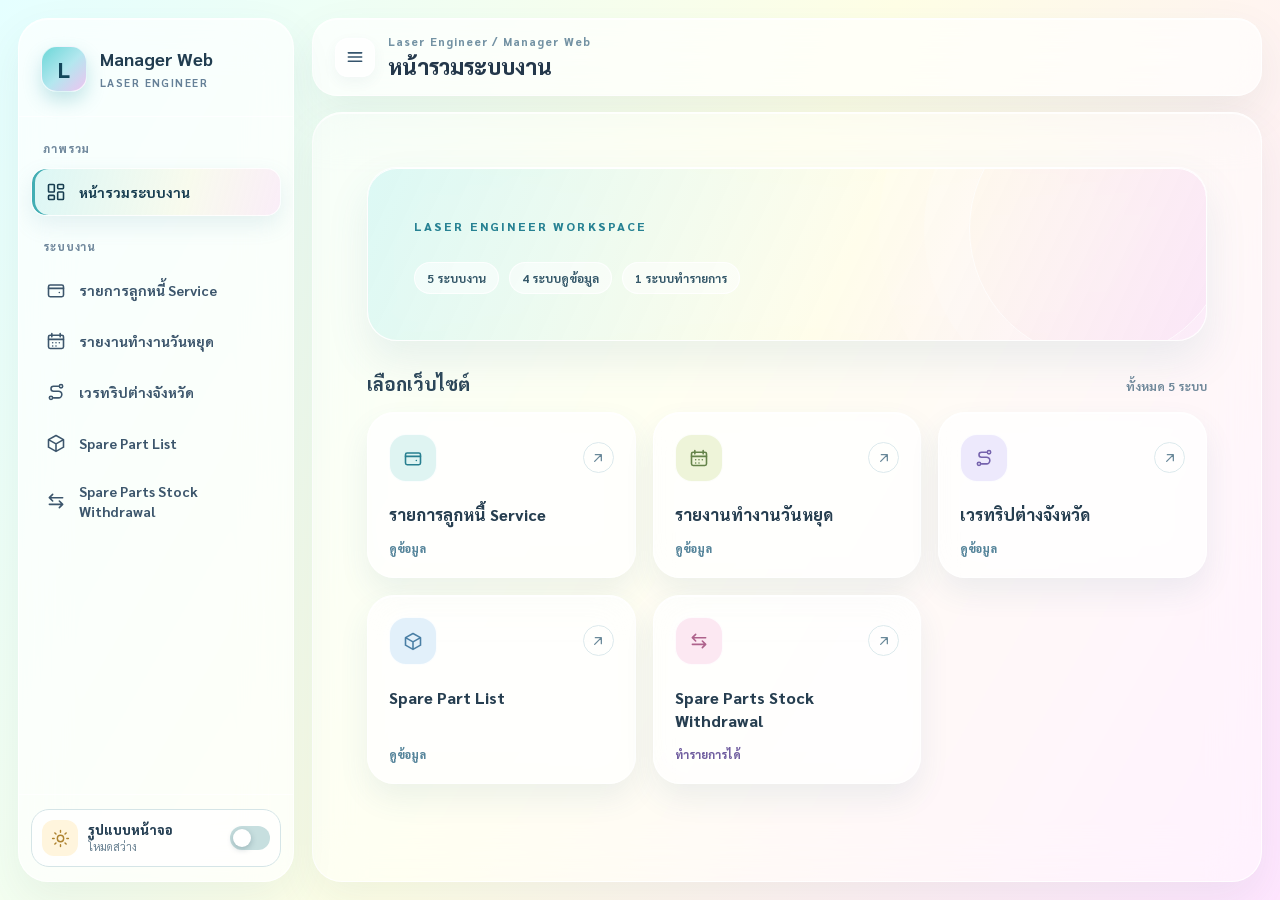
<file: index.html>
<!doctype html>
<html lang="th">
<head>
  <meta charset="utf-8">
  <meta name="viewport" content="width=device-width, initial-scale=1">
  <meta name="theme-color" content="#e5ffff">
  <script>try { document.documentElement.dataset.theme = localStorage.getItem('manager-web-theme') === 'dark' ? 'dark' : 'light'; } catch (_) { document.documentElement.dataset.theme = 'light'; }</script>
  <title>Manager Web | Laser Engineer</title>
  <link rel="preconnect" href="https://fonts.googleapis.com">
  <link rel="preconnect" href="https://fonts.gstatic.com" crossorigin>
  <link rel="preconnect" href="https://docs.google.com">
  <link rel="preconnect" href="https://script.google.com">
  <link rel="preconnect" href="https://script.googleusercontent.com">
  <link href="https://fonts.googleapis.com/css2?family=Noto+Sans+Thai:wght@400;500;600;700;800&family=Sarabun:wght@400;500;600;700;800&display=swap" rel="stylesheet">
  <link rel="stylesheet" href="hub.css">
</head>
<body>
  <div class="app" id="app">
    <aside class="sidebar" id="sidebar" aria-label="เมนูเว็บ">
      <div class="brand"><div class="brand-mark" aria-hidden="true">L</div><div><strong>Manager Web</strong><small>LASER ENGINEER</small></div></div>
      <nav class="nav" id="nav" aria-label="เลือกเว็บไซต์"></nav>
      <div class="sidebar-bottom">
        <button class="theme-toggle" id="themeToggle" type="button" aria-pressed="false">
          <span class="theme-icon" aria-hidden="true"><svg class="theme-sun" viewBox="0 0 24 24"><circle cx="12" cy="12" r="4"/><path d="M12 2v2M12 20v2M4.9 4.9l1.4 1.4M17.7 17.7l1.4 1.4M2 12h2M20 12h2M4.9 19.1l1.4-1.4M17.7 6.3l1.4-1.4"/></svg><svg class="theme-moon" viewBox="0 0 24 24"><path d="M20 15.4A8 8 0 0 1 8.6 4 8.2 8.2 0 1 0 20 15.4z"/></svg></span>
          <span class="theme-copy"><strong>รูปแบบหน้าจอ</strong><small id="themeToggleLabel">โหมดสว่าง</small></span>
          <span class="theme-switch" aria-hidden="true"><i></i></span>
        </button>
      </div>
    </aside>
    <button class="scrim" id="scrim" type="button" aria-label="ปิดเมนู"></button>
    <main class="main">
      <header class="topbar">
        <button class="menu-toggle" id="menuToggle" type="button" aria-label="ปิดเมนู" aria-controls="sidebar" aria-expanded="true"><svg viewBox="0 0 24 24" aria-hidden="true"><path d="M4 7h16M4 12h16M4 17h16"/></svg></button>
        <div class="heading"><span class="eyebrow">Laser Engineer / Manager Web</span><h1 id="pageTitle">หน้ารวมระบบงาน</h1></div>
        <a class="top-action" id="openFull" href="#" target="_blank" rel="noopener" hidden aria-label="เปิดหน้านี้ในแท็บใหม่"><svg viewBox="0 0 24 24" aria-hidden="true"><path d="M13 5h6v6M19 5l-9 9"/><path d="M19 13v5a1 1 0 0 1-1 1H6a1 1 0 0 1-1-1V6a1 1 0 0 1 1-1h5"/></svg><span class="action-text">เปิดเต็มหน้า</span></a>
      </header>
      <div class="content">
        <section class="home" id="home"><div class="home-inner"><div class="intro"><span class="kicker">LASER ENGINEER WORKSPACE</span><div class="summary" aria-label="ภาพรวมระบบ"><span>5 ระบบงาน</span><span>4 ระบบดูข้อมูล</span><span>1 ระบบทำรายการ</span></div></div><div class="section-heading"><h2 class="section-title">เลือกเว็บไซต์</h2><span class="section-count">ทั้งหมด 5 ระบบ</span></div><div class="cards" id="cards"></div></div></section>
        <iframe class="viewer" id="viewer" title="เว็บไซต์ที่เลือก" hidden></iframe>
      </div>
    </main>
  </div>
  <script>
    const sites = [
      { id: 'debtors', name: 'รายการลูกหนี้ Service', icon: 'wallet', folder: 'รายการลูกหนี้ Service' },
      { id: 'holiday', name: 'รายงานทำงานวันหยุด', icon: 'calendar', folder: 'รายงานทำงานวันหยุด' },
      { id: 'trips', name: 'เวรทริปต่างจังหวัด', icon: 'route', folder: 'เวรทริปต่างจังหวัด' },
      { id: 'parts', name: 'Spare Part List', icon: 'package', folder: 'Spare Part List' },
      { id: 'withdrawal', name: 'Spare Parts Stock Withdrawal', icon: 'arrows', folder: 'Spare Parts Stock Withdrawal' }
    ];
    const iconPaths = {
      home: '<rect x="3" y="3" width="7" height="9" rx="1"/><rect x="14" y="3" width="7" height="5" rx="1"/><rect x="14" y="12" width="7" height="9" rx="1"/><rect x="3" y="16" width="7" height="5" rx="1"/>',
      wallet: '<rect x="3" y="6" width="18" height="14" rx="2"/><path d="M3 10h18M16 15h.01"/>',
      calendar: '<rect x="3" y="5" width="18" height="16" rx="2"/><path d="M7 3v4M17 3v4M3 10h18M8 14h.01M12 14h.01M16 14h.01M8 18h.01M12 18h.01"/>',
      route: '<circle cx="6" cy="19" r="2"/><circle cx="18" cy="5" r="2"/><path d="M9 19h6a4 4 0 0 0 0-8H9a3 3 0 0 1 0-6h6"/>',
      package: '<path d="m12 3 9 5-9 5-9-5 9-5ZM3 8v9l9 5 9-5V8M12 13v9"/>',
      arrows: '<path d="m8 4-4 4 4 4M4 8h16M16 20l4-4-4-4M20 16H4"/>',
      arrowUpRight: '<path d="M7 17 17 7M8 7h9v9"/>'
    };
    const iconSvg = name => `<svg viewBox="0 0 24 24" aria-hidden="true">${iconPaths[name]}</svg>`;
    const views = [{ id: 'home', name: 'หน้ารวมระบบงาน', icon: 'home' }];
    for (const site of sites) {
      views.push({ ...site, url: encodeURIComponent(site.folder) + '/index.html' + (site.id === 'withdrawal' ? '' : '?view=1') });
    }
    const app = document.getElementById('app');
    const nav = document.getElementById('nav');
    const cards = document.getElementById('cards');
    const home = document.getElementById('home');
    const viewer = document.getElementById('viewer');
    const pageTitle = document.getElementById('pageTitle');
    const openFull = document.getElementById('openFull');
    const menuToggle = document.getElementById('menuToggle');
    const sidebar = document.getElementById('sidebar');
    const mobileMenu = window.matchMedia('(max-width: 760px)');
    const themeToggle = document.getElementById('themeToggle');
    // Local file pages have opaque origins, so their iframe messages need a wildcard target.
    const viewerMessageTarget = location.protocol === 'file:' ? '*' : location.origin;
    const isViewerOrigin = event => location.protocol === 'file:'
      ? event.origin === 'null' || event.origin === 'file://'
      : event.origin === location.origin;
    function applyTheme(theme) {
      const dark = theme === 'dark';
      document.documentElement.dataset.theme = dark ? 'dark' : 'light';
      themeToggle.setAttribute('aria-pressed', String(dark));
      document.getElementById('themeToggleLabel').textContent = dark ? 'โหมดมืด' : 'โหมดสว่าง';
      document.querySelector('meta[name="theme-color"]').content = dark ? '#0b1422' : '#e5ffff';
      if (viewer.contentWindow && viewer.getAttribute('src')) viewer.contentWindow.postMessage({ type: 'manager-web-theme', theme: dark ? 'dark' : 'light' }, viewerMessageTarget);
    }
    applyTheme(document.documentElement.dataset.theme);
    themeToggle.addEventListener('click', () => {
      const next = document.documentElement.dataset.theme === 'dark' ? 'light' : 'dark';
      applyTheme(next);
      try { localStorage.setItem('manager-web-theme', next); } catch (_) {}
    });
    function syncViewerLayout() {
      if (viewer.contentWindow && viewer.getAttribute('src')) {
        viewer.contentWindow.postMessage({ type: 'manager-web-layout', wide: !mobileMenu.matches && app.classList.contains('sidebar-collapsed') }, viewerMessageTarget);
      }
    }
    viewer.addEventListener('load', () => {
      viewer.contentWindow.postMessage({ type: 'manager-web-theme', theme: document.documentElement.dataset.theme }, viewerMessageTarget);
      syncViewerLayout();
    });
    window.addEventListener('message', event => {
      if (!isViewerOrigin(event) || event.source !== viewer.contentWindow || event.data?.type !== 'manager-web-theme') return;
      applyTheme(event.data.theme);
      try { localStorage.setItem('manager-web-theme', document.documentElement.dataset.theme); } catch (_) {}
    });
    let currentId = '';
    function updateMenuToggle() {
      const expanded = mobileMenu.matches ? app.classList.contains('menu-open') : !app.classList.contains('sidebar-collapsed');
      menuToggle.setAttribute('aria-expanded', String(expanded));
      menuToggle.setAttribute('aria-label', expanded ? 'ปิดเมนู' : 'เปิดเมนู');
      sidebar.inert = !expanded;
      syncViewerLayout();
    }
    function closeMenu() {
      app.classList.remove('menu-open');
      updateMenuToggle();
    }
    function choose(id) {
      const view = views.find(item => item.id === id) || views[0];
      if (location.hash !== '#' + view.id) history.pushState(null, '', '#' + view.id);
      render(view);
    }
    function render(view) {
      closeMenu();
      currentId = view.id;
      const isHome = view.id === 'home';
      pageTitle.textContent = view.name;
      home.hidden = !isHome;
      viewer.hidden = isHome;
      openFull.hidden = isHome;
      if (isHome) {
        viewer.removeAttribute('src');
        openFull.removeAttribute('href');
      } else {
        if (viewer.getAttribute('src') !== view.url) viewer.src = view.url;
        viewer.title = pageTitle.textContent;
        openFull.href = view.url;
      }
      for (const link of nav.querySelectorAll('[data-view]')) {
        if (link.dataset.view === currentId) link.setAttribute('aria-current', 'page');
        else link.removeAttribute('aria-current');
      }
    }
    function syncFromHash() {
      const id = decodeURIComponent(location.hash.slice(1));
      render(views.find(view => view.id === id) || views[0]);
    }
    const homeLabel = document.createElement('p');
    homeLabel.className = 'nav-label';
    homeLabel.textContent = 'ภาพรวม';
    nav.append(homeLabel);
    for (const view of views) {
      if (view.id === 'debtors') {
        const label = document.createElement('p');
        label.className = 'nav-label';
        label.style.marginTop = '23px';
        label.textContent = 'ระบบงาน';
        nav.append(label);
      }
      const link = document.createElement('a');
      link.className = 'nav-link' + (view.sub ? ' sub' : '');
      link.href = '#' + view.id;
      link.dataset.view = view.id;
      link.innerHTML = '<span class="icon" aria-hidden="true">' + iconSvg(view.icon) + '</span><span class="label"></span>';
      link.querySelector('.label').textContent = view.name;
      link.addEventListener('click', event => { event.preventDefault(); choose(view.id); });
      nav.append(link);
    }
    for (const site of sites) {
      const card = document.createElement('button');
      card.type = 'button';
      card.className = 'card';
      card.classList.toggle('editable', site.id === 'withdrawal');
      card.innerHTML = '<span class="card-top"><span class="card-icon" aria-hidden="true">' + iconSvg(site.icon) + '</span><span class="card-arrow" aria-hidden="true">' + iconSvg('arrowUpRight') + '</span></span><strong></strong><span class="card-status"></span>';
      card.querySelector('strong').textContent = site.name;
      card.querySelector('.card-status').textContent = site.id === 'withdrawal' ? 'ทำรายการได้' : 'ดูข้อมูล';
      card.addEventListener('click', () => choose(site.id));
      cards.append(card);
    }
    menuToggle.addEventListener('click', () => {
      if (mobileMenu.matches) app.classList.toggle('menu-open');
      else app.classList.toggle('sidebar-collapsed');
      updateMenuToggle();
    });
    mobileMenu.addEventListener('change', () => { app.classList.remove('menu-open'); updateMenuToggle(); });
    document.getElementById('scrim').addEventListener('click', closeMenu);
    document.addEventListener('keydown', event => { if (event.key === 'Escape') closeMenu(); });
    window.addEventListener('hashchange', syncFromHash);
    window.addEventListener('popstate', syncFromHash);
    syncFromHash();
  </script>
</body>
</html>
</file>
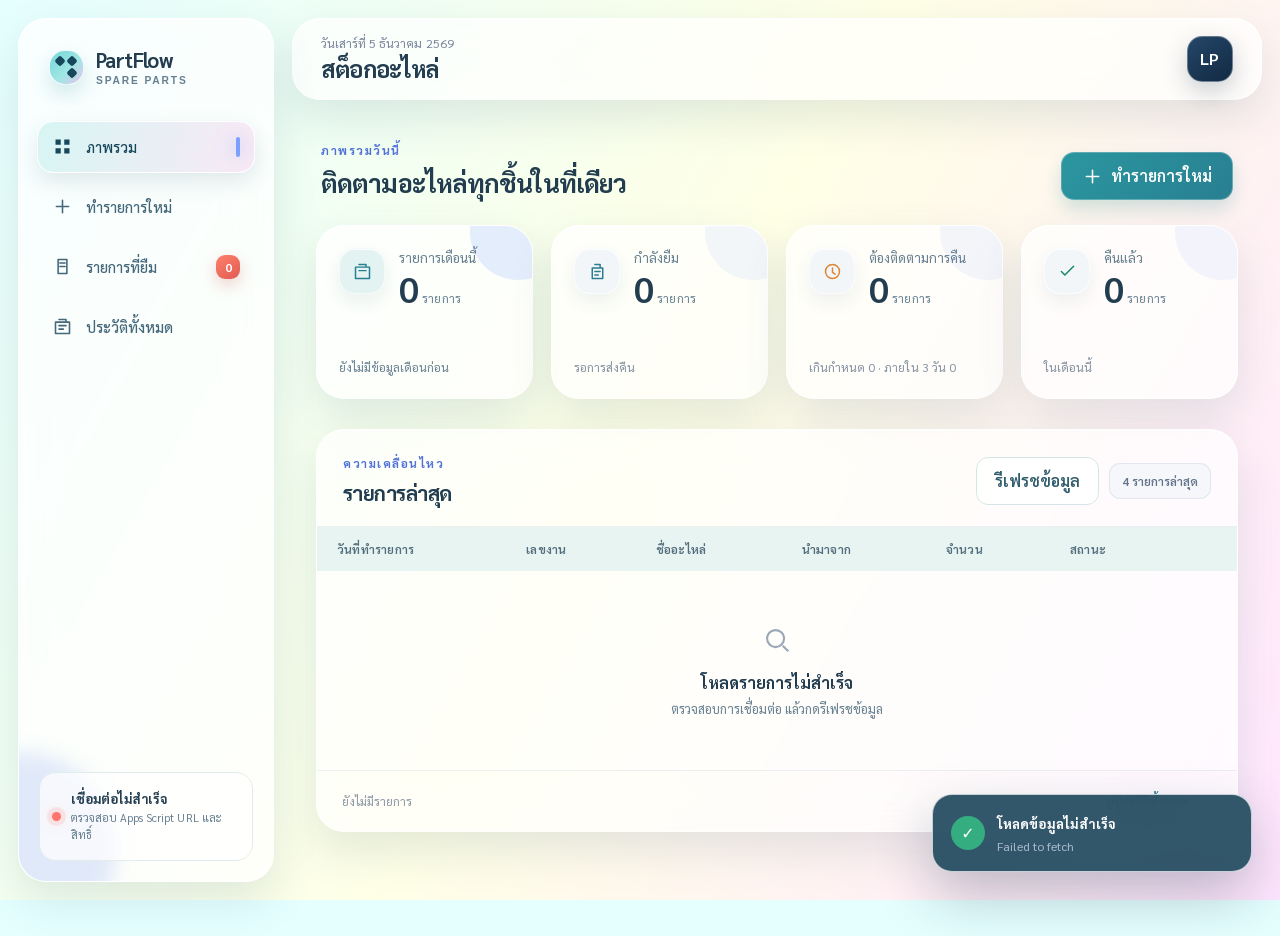
<file: Spare Parts Stock Withdrawal/index.html>
<!doctype html>
<html lang="th" class="unified-ui ui-stock">
<head>
  <meta charset="UTF-8">
  <meta name="viewport" content="width=device-width, initial-scale=1.0">
  <meta name="theme-color" content="#eef4fb">
  <meta name="description" content="ระบบยืมและคืนอะไหล่จากสต็อก">
  <title>PartFlow — ยืมและคืนอะไหล่</title>
  <script src="../view-only.js"></script>
  <script src="../unified-theme.js?v=4"></script>
  <link rel="preconnect" href="https://fonts.googleapis.com">
  <link rel="preconnect" href="https://fonts.gstatic.com" crossorigin>
  <link href="https://fonts.googleapis.com/css2?family=Noto+Sans+Thai:wght@400;500;600;700&family=Sarabun:wght@400;500;600;700&display=swap" rel="stylesheet">
  <link rel="stylesheet" href="styles.css?v=7">
  <link rel="stylesheet" href="../unified-theme.css?v=9">
</head>
<body>
  <div class="app-shell">
    <aside class="sidebar" aria-label="เมนูหลัก">
      <a class="brand" href="#dashboardPage" data-action="show-dashboard" aria-label="PartFlow หน้าหลัก">
        <span class="brand-mark" aria-hidden="true"><span></span><span></span><span></span></span>
        <span><strong>PartFlow</strong><small>SPARE PARTS</small></span>
      </a>

      <nav class="nav-list">
        <button class="nav-item active" id="navDashboard" type="button" data-action="show-dashboard">
          <svg aria-hidden="true" viewBox="0 0 24 24"><path d="M4 4h6v6H4zM14 4h6v6h-6zM4 14h6v6H4zM14 14h6v6h-6z"/></svg>
          <span>ภาพรวม</span>
        </button>
        <button class="nav-item" id="navNewTransaction" type="button" data-action="open-form">
          <svg aria-hidden="true" viewBox="0 0 24 24"><path d="M12 5v14M5 12h14"/></svg>
          <span>ทำรายการใหม่</span>
        </button>
        <button class="nav-item" id="navBorrowed" type="button" data-action="show-borrowed">
          <svg aria-hidden="true" viewBox="0 0 24 24"><path d="M7 4h10v16H7zM9 8h6M9 12h6"/></svg>
          <span>รายการที่ยืม</span><span class="nav-count" id="navBorrowCount">3</span>
        </button>
        <button class="nav-item" id="navHistory" type="button" data-action="show-history">
          <svg aria-hidden="true" viewBox="0 0 24 24"><path d="M4 7h16v13H4zM8 4h8v3M8 11h8M8 15h5"/></svg>
          <span>ประวัติทั้งหมด</span>
        </button>
      </nav>

      <div class="sidebar-note">
        <span class="online-dot" id="connectionDot" aria-hidden="true"></span>
        <div><strong id="connectionLabel">พร้อมใช้งาน</strong><small id="connectionDetail">โหมดตัวอย่าง UX/UI</small></div>
      </div>
    </aside>

    <main class="main-content" id="dashboardPage">
      <header class="topbar">
        <button class="mobile-menu" type="button" aria-label="เปิดเมนู" aria-expanded="false">
          <svg aria-hidden="true" viewBox="0 0 24 24"><path d="M4 7h16M4 12h16M4 17h16"/></svg>
        </button>
        <div class="page-heading">
          <p id="todayLabel">วันอังคารที่ 15 กันยายน 2569</p>
          <h1>สต็อกอะไหล่</h1>
        </div>
        <div class="top-actions"><span class="avatar" role="img" aria-label="ผู้ใช้งาน LP">LP</span></div>
      </header>

      <section class="overview" aria-labelledby="overviewTitle">
        <div class="section-title">
          <div>
            <p class="eyebrow">ภาพรวมวันนี้</p>
            <h2 id="overviewTitle">ติดตามอะไหล่ทุกชิ้นในที่เดียว</h2>
          </div>
          <button class="primary-button" type="button" data-action="open-form">
            <svg aria-hidden="true" viewBox="0 0 24 24"><path d="M12 5v14M5 12h14"/></svg>
            ทำรายการใหม่
          </button>
        </div>

        <div class="metric-grid">
          <article class="metric-card metric-navy">
            <div class="metric-icon"><svg aria-hidden="true" viewBox="0 0 24 24"><path d="M4 7h16v13H4zM8 4h8v3M8 11h8"/></svg></div>
            <div><span>รายการเดือนนี้</span><strong id="metricTotal">12</strong><small>รายการ</small></div>
            <p id="metricTrend">กำลังคำนวณเทียบเดือนก่อน</p>
          </article>
          <article class="metric-card">
            <div class="metric-icon icon-blue"><svg aria-hidden="true" viewBox="0 0 24 24"><path d="M6 8h12v12H6zM9 4h6v4M9 12h6M9 16h4"/></svg></div>
            <div><span>กำลังยืม</span><strong id="metricBorrowed">3</strong><small>รายการ</small></div>
            <p>รอการส่งคืน</p>
          </article>
          <article class="metric-card">
            <div class="metric-icon icon-orange"><svg aria-hidden="true" viewBox="0 0 24 24"><circle cx="12" cy="12" r="8"/><path d="M12 8v5l3 2"/></svg></div>
            <div><span>ต้องติดตามการคืน</span><strong id="metricDue">1</strong><small>รายการ</small></div>
            <p id="metricDueDetail">เกินกำหนด 0 · ภายใน 3 วัน 0</p>
          </article>
          <article class="metric-card">
            <div class="metric-icon icon-green"><svg aria-hidden="true" viewBox="0 0 24 24"><path d="m5 12 4 4L19 6"/></svg></div>
            <div><span>คืนแล้ว</span><strong id="metricReturned">8</strong><small>รายการ</small></div>
            <p>ในเดือนนี้</p>
          </article>
        </div>
      </section>

      <section class="workspace" aria-labelledby="recordsTitle">
        <div class="workspace-header">
          <div>
            <p class="eyebrow">ความเคลื่อนไหว</p>
            <h2 id="recordsTitle">รายการล่าสุด</h2>
          </div>
          <div class="history-actions"><button class="secondary-button" type="button" data-action="refresh-data">รีเฟรชข้อมูล</button><span class="recent-label">4 รายการล่าสุด</span></div>
        </div>

        <div class="table-wrap">
          <table>
            <thead><tr><th>วันที่ทำรายการ</th><th>เลขงาน</th><th>ชื่ออะไหล่</th><th>นำมาจาก</th><th>จำนวน</th><th>สถานะ</th><th><span class="sr-only">การทำงาน</span></th></tr></thead>
            <tbody id="recordsBody"></tbody>
          </table>
          <div class="empty-state" id="emptyState" hidden>
            <svg aria-hidden="true" viewBox="0 0 24 24"><circle cx="11" cy="11" r="6"/><path d="m16 16 4 4"/></svg>
            <strong>ยังไม่มีรายการ</strong>
            <span>รายการใหม่จะแสดงในส่วนนี้</span>
          </div>
        </div>
        <div class="table-footer"><span id="recordCount">แสดง 4 รายการล่าสุด</span><button type="button" data-action="show-history">ดูประวัติทั้งหมด <span>→</span></button></div>
      </section>
    </main>

  <main class="main-content history-page" id="historyPage" hidden>
    <header class="topbar">
      <button class="mobile-menu" type="button" aria-label="เปิดเมนู" aria-expanded="false">
        <svg aria-hidden="true" viewBox="0 0 24 24"><path d="M4 7h16M4 12h16M4 17h16"/></svg>
      </button>
      <div class="page-heading"><h1>ประวัติทั้งหมด</h1></div>
      <div class="top-actions">
        <label class="search-box">
          <svg aria-hidden="true" viewBox="0 0 24 24"><circle cx="11" cy="11" r="6"/><path d="m16 16 4 4"/></svg>
          <span class="sr-only">ค้นหารายการ</span>
          <input id="globalSearch" type="search" placeholder="ค้นหาเลขงาน ชื่อผู้เบิก หรือชื่ออะไหล่">
          <kbd>⌘ K</kbd>
        </label>
        <span class="avatar" role="img" aria-label="ผู้ใช้งาน LP">LP</span>
      </div>
    </header>

    <section class="history-content" aria-labelledby="historyRecordsTitle">
      <div class="history-intro">
        <div><p class="eyebrow">ทะเบียนรายการ</p><h2 id="historyRecordsTitle">ประวัติการยืมและคืนอะไหล่</h2></div>
        <div class="history-actions">
          <button class="secondary-button" type="button" data-action="refresh-data">รีเฟรชข้อมูล</button>
          <button class="secondary-button export-button" type="button" data-action="export-data">
            <svg aria-hidden="true" viewBox="0 0 24 24"><path d="M12 3v12M7 10l5 5 5-5M5 20h14"/></svg>
            ส่งออก CSV
          </button>
          <button class="primary-button" type="button" data-action="open-form">
            <svg aria-hidden="true" viewBox="0 0 24 24"><path d="M12 5v14M5 12h14"/></svg>
            ทำรายการใหม่
          </button>
        </div>
      </div>

      <section class="workspace history-workspace" aria-label="รายการประวัติ">
        <div class="workspace-header">
          <div><p class="eyebrow">ตัวกรอง</p><h2>เลือกรายการที่ต้องการดู</h2></div>
          <div class="filter-tabs" role="tablist" aria-label="กรองสถานะ">
            <button class="filter-tab active" type="button" role="tab" aria-selected="true" data-filter="all">ทั้งหมด</button>
            <button class="filter-tab" type="button" role="tab" aria-selected="false" data-filter="borrowed">กำลังยืม</button>
            <button class="filter-tab" type="button" role="tab" aria-selected="false" data-filter="due">ต้องติดตาม</button>
            <button class="filter-tab" type="button" role="tab" aria-selected="false" data-filter="returned">คืนแล้ว</button>
          </div>
        </div>
        <div class="table-wrap">
          <table>
            <thead><tr><th>วันที่ทำรายการ</th><th>เลขงาน</th><th>ชื่ออะไหล่</th><th>นำมาจาก</th><th>จำนวน</th><th>สถานะ</th><th><span class="sr-only">การทำงาน</span></th></tr></thead>
            <tbody id="historyRecordsBody"></tbody>
          </table>
          <div class="empty-state" id="historyEmptyState" hidden>
            <svg aria-hidden="true" viewBox="0 0 24 24"><circle cx="11" cy="11" r="6"/><path d="m16 16 4 4"/></svg>
            <strong>ไม่พบรายการที่ค้นหา</strong>
            <span>ลองเปลี่ยนคำค้นหาหรือตัวกรอง</span>
          </div>
        </div>
        <div class="table-footer"><span id="historyRecordCount">แสดง 0 รายการ</span><button type="button" data-action="show-dashboard">กลับไปภาพรวม <span>→</span></button></div>
      </section>
    </section>
  </main>

  <main class="main-content transaction-page" id="transactionPage" hidden>
    <header class="topbar">
      <button class="mobile-menu" type="button" aria-label="เปิดเมนู" aria-expanded="false">
        <svg aria-hidden="true" viewBox="0 0 24 24"><path d="M4 7h16M4 12h16M4 17h16"/></svg>
      </button>
      <div class="page-heading"><h1>ทำรายการใหม่</h1></div>
      <button class="secondary-button compact-back" type="button" data-action="close-form">
        <svg aria-hidden="true" viewBox="0 0 24 24"><path d="m15 18-6-6 6-6"/></svg><span>กลับหน้าหลัก</span>
      </button>
    </header>
    <div class="transaction-layout">
      <section class="transaction-card" aria-labelledby="transactionTitle">
        <div class="transaction-card-header">
          <span class="transaction-icon" aria-hidden="true"><svg viewBox="0 0 24 24"><path d="M5 8h14v12H5zM9 4h6v4M9 13h6"/></svg></span>
          <div><p class="eyebrow">บันทึกการเคลื่อนไหว</p><h2 id="transactionTitle">ยืมอะไหล่จากสต็อก</h2></div>
        </div>
        <form id="borrowForm">
      <div class="form-grid">
        <label><span>วันที่ยืม <em>*</em></span><input id="borrowDate" name="borrowDate" type="date" required></label>
        <label id="returnDateField"><span>วันที่กำหนดคืน <em>*</em></span><input id="returnDate" name="returnDate" type="date" required><small>ต้องเป็นวันเดียวกับหรือหลังวันที่ยืม</small></label>
        <label class="full"><span>เลขงาน <em>*</em></span><input name="jobNumber" maxlength="120" type="text" placeholder="เช่น WO-2569-0148" autocomplete="off" required></label>
        <label class="full"><span>ชื่อลูกค้า <small>(ไม่บังคับ)</small></span><input name="customerName" maxlength="250" type="text" placeholder="กรอกชื่อบริษัท โรงพยาบาล หรือชื่อลูกค้า" autocomplete="organization"></label>
        <label class="full"><span>ชื่อผู้เบิก <em>*</em></span><select id="requesterName" name="requesterName" required><option value="">เลือกชื่อผู้เบิก</option></select></label>
        <label class="full" id="otherRequesterField" hidden><span>ระบุชื่อผู้เบิก <em>*</em></span><input name="otherRequesterName" maxlength="200" type="text" placeholder="ชื่อและนามสกุลผู้เบิก" autocomplete="name"></label>
        <label class="full"><span>นำมาจาก <em>*</em></span><select id="destination" name="destination" required><option value="เครื่อง Demo">เครื่อง Demo</option><option value="เครื่องใหม่">เครื่องใหม่</option><option value="เครื่องลูกค้า">เครื่องลูกค้า</option><option value="อะไหล่ใหม่">อะไหล่ใหม่</option><option value="อื่นๆ">อื่นๆ</option></select></label>
        <label class="full" id="otherDestinationField" hidden><span>ระบุแหล่งที่มา <em>*</em></span><input name="otherDestination" maxlength="250" type="text" placeholder="ระบุว่าอะไหล่นำมาจากที่ใด"></label>
        <label class="full"><span>หมายเลขเครื่อง (Serial Number) <small>(ไม่บังคับ)</small></span><input name="sourceSerialNumber" maxlength="250" type="text" placeholder="หมายเลขเครื่องหรือแหล่งที่นำมาจาก" autocomplete="off"><small class="field-help">ใช้เชื่อมโยงกับข้อมูลในช่อง “นำมาจาก”</small></label>
        <section class="parts-section full" aria-labelledby="partsTitle">
          <div class="parts-section-header">
            <div><span class="field-title" id="partsTitle">รายละเอียดอะไหล่ <em>*</em></span><small>เมื่อเพิ่มจำนวน ระบบจะเพิ่มช่องชื่ออะไหล่ให้โดยอัตโนมัติ</small></div>
          </div>
          <div class="borrow-items-controls">
            <label><span>จำนวน <em>*</em></span><div class="quantity-control"><button type="button" data-quantity="minus" aria-label="ลดจำนวน">−</button><input id="quantity" name="quantity" type="number" min="1" max="50" value="1" required><button type="button" data-quantity="plus" aria-label="เพิ่มจำนวน">+</button></div></label>
            <label><span>หน่วย</span><select id="unit" name="unit"><option>ชิ้น</option><option>ชุด</option><option>กล่อง</option></select></label>
          </div>
          <div class="part-name-list" id="partNameList"></div>
        </section>
        <label class="full"><span>หมายเหตุ <small>(ไม่บังคับ)</small></span><textarea name="note" maxlength="2000" rows="3" placeholder="เช่น อาการเสีย ตำแหน่งที่เปลี่ยน หรือผู้รับผิดชอบ"></textarea></label>
      </div>

      <div class="form-notice"><svg aria-hidden="true" viewBox="0 0 24 24"><circle cx="12" cy="12" r="9"/><path d="M12 11v5M12 8h.01"/></svg><span id="storageNotice">กำลังตรวจสอบการเชื่อมต่อฐานข้อมูล</span></div>
      <div class="drawer-actions"><button class="secondary-button" type="button" data-action="close-form">ยกเลิก</button><button class="primary-button" type="submit">บันทึกรายการ</button></div>
        </form>
      </section>
    </div>
  </main>
  </div>

  <div class="modal-backdrop" id="returnModal" hidden>
    <section class="return-modal" role="dialog" aria-modal="true" aria-labelledby="returnTitle">
      <div class="success-symbol"><svg aria-hidden="true" viewBox="0 0 24 24"><path d="m5 12 4 4L19 6"/></svg></div>
      <h2 id="returnTitle">ยืนยันการคืนอะไหล่</h2>
      <p id="returnDescription">ตรวจสอบรายการก่อนยืนยันการรับคืน</p>
      <label><span>วันที่คืนจริง <em>*</em></span><input id="actualReturnDate" type="date" required></label>
      <div class="modal-actions"><button class="secondary-button" type="button" data-action="cancel-return">ยกเลิก</button><button class="primary-button" type="button" data-action="confirm-return">ยืนยันการคืน</button></div>
    </section>
  </div>

  <div class="toast" id="toast" role="status" aria-live="polite"><span class="toast-icon">✓</span><div><strong>บันทึกรายการแล้ว</strong><p>เพิ่มรายการลงในประวัติเรียบร้อย</p></div></div>
  <script src="config.js?v=1"></script>
  <script src="../list-pagination.js?v=1"></script>
  <script src="app.js?v=19"></script>
</body>
</html>
</file>
<file: hub.css>
:root {
  font-family: "Sarabun", "Noto Sans Thai", system-ui, sans-serif;
  color: #24364b;
  background: #e5ffff;
  font-synthesis: none;
}

* { box-sizing: border-box; }
html { min-width: 320px; }
body {
  min-width: 320px;
  margin: 0;
  background: linear-gradient(120deg, #e5ffff 0%, #ffffe6 50%, #ffe6ff 100%);
  background-attachment: fixed;
}
body::before {
  position: fixed;
  inset: 0;
  z-index: -1;
  background: radial-gradient(circle at 14% 10%, #baf3f28a, transparent 32%),
              radial-gradient(circle at 85% 80%, #edbbed80, transparent 35%);
  content: "";
  pointer-events: none;
}
button, a { font: inherit; }
button { cursor: pointer; }
button:focus-visible, a:focus-visible {
  outline: 3px solid #338e9e;
  outline-offset: 3px;
}
[hidden] { display: none !important; }
.app {
  display: flex;
  gap: 18px;
  width: 100%;
  height: 100vh;
  height: 100dvh;
  min-height: 0;
  padding: 18px;
  overflow: hidden;
  transition: gap .28s ease;
}
.app.sidebar-collapsed { gap: 0; padding: 8px; }
.app.sidebar-collapsed .main { gap: 8px; }
.app.sidebar-collapsed :is(.topbar, .content) { border-radius: 18px; }
.app.sidebar-collapsed .home { padding: clamp(12px, 2vw, 30px); }
.app.sidebar-collapsed .home-inner { max-width: none; }
.sidebar, .topbar, .content {
  border: 1px solid #ffffffd6;
  background: #ffffffa8;
  box-shadow: 0 18px 45px #395b7114, inset 0 1px #ffffffc9;
  -webkit-backdrop-filter: blur(24px);
  backdrop-filter: blur(24px);
}
.sidebar {
  z-index: 20;
  display: flex;
  flex: 0 0 276px;
  flex-direction: column;
  min-height: 0;
  overflow: hidden;
  border-radius: 30px;
  min-width: 0;
  transition: flex-basis .28s ease, width .28s ease, transform .28s ease, opacity .2s ease, border-width .28s ease;
}
.app.sidebar-collapsed .sidebar { flex-basis: 0; width: 0; transform: translateX(-110%); opacity: 0; border-width: 0; pointer-events: none; }
.brand {
  display: flex;
  gap: 13px;
  align-items: center;
  padding: 27px 22px 24px;
  border-bottom: 1px solid #ffffffbd;
}
.brand-mark {
  display: grid;
  width: 46px;
  height: 46px;
  flex: none;
  place-items: center;
  border: 1px solid #ffffffb8;
  border-radius: 16px;
  background: linear-gradient(135deg, #6bd7d7, #b3e7ef 52%, #efc3f0);
  box-shadow: 0 9px 18px #4cabb54d;
  color: #13475b;
  font-size: 22px;
  font-weight: 800;
}
.brand strong { display: block; color: #213d50; font-size: 18px; line-height: 1.2; }
.brand small { display: block; margin-top: 5px; color: #668198; font-size: 11px; font-weight: 700; letter-spacing: .13em; }
.nav { min-height: 0; padding: 24px 12px; overflow-y: auto; scrollbar-color: #b5d3d9 transparent; }
.nav-label { margin: 0 12px 12px; color: #71899d; font-size: 11px; font-weight: 800; letter-spacing: .08em; }
.nav-link {
  display: flex;
  width: 100%;
  min-height: 48px;
  gap: 12px;
  align-items: center;
  margin: 3px 0;
  padding: 10px 12px;
  border: 1px solid transparent;
  border-radius: 15px;
  background: transparent;
  color: #3c566c;
  text-align: left;
  text-decoration: none;
  transition: background .22s ease, color .22s ease, transform .22s ease, box-shadow .22s ease;
}
.nav-link:hover { transform: translateX(3px); background: #ffffffb8; color: #174d60; }
.nav-link[aria-current="page"] {
  border-color: #ffffffd9;
  background: linear-gradient(105deg, #d7f5f4db, #f7f9e7bd 62%, #f9e5f6ad);
  box-shadow: 0 9px 22px #5d9caa24, inset 3px 0 #43aeb4;
  color: #173d50;
}
.nav-link .icon { display: grid; width: 23px; height: 23px; flex: none; place-items: center; }
.icon svg, .card-icon svg, .card-arrow svg, .top-action svg, .menu-toggle svg { width: 20px; height: 20px; stroke: currentColor; stroke-width: 1.9; fill: none; stroke-linecap: round; stroke-linejoin: round; }
.nav-link .label { min-width: 0; flex: 1; overflow-wrap: anywhere; font-size: 14px; font-weight: 700; line-height: 1.45; }
.sidebar-bottom { margin-top: auto; padding: 14px 12px; border-top: 1px solid #ffffffbd; }
.sidebar-foot { padding: 13px 10px 18px; color: #71889a; font-size: 12px; }
.theme-toggle { display: flex; width: 100%; align-items: center; gap: 10px; padding: 10px; border: 1px solid #d5e5e7; border-radius: 18px; background: #ffffffb8; color: #243e52; text-align: left; transition: transform .2s ease, background .2s ease, box-shadow .2s ease; }
.theme-toggle:hover { transform: translateY(-2px); background: #fff; box-shadow: 0 8px 18px #3a6d831b; }
.theme-icon { display: grid; width: 36px; height: 36px; flex: none; place-items: center; border-radius: 12px; background: #fff5dd; color: #ae832f; }
.theme-icon svg { width: 19px; height: 19px; stroke: currentColor; stroke-width: 1.8; fill: none; stroke-linecap: round; stroke-linejoin: round; }
.theme-moon { display: none; }
.theme-copy { min-width: 0; flex: 1; }
.theme-copy strong, .theme-copy small { display: block; line-height: 1.35; }
.theme-copy strong { font-size: 13px; font-weight: 800; }
.theme-copy small { margin-top: 2px; color: #6b8393; font-size: 11px; }
.theme-switch { width: 40px; height: 24px; flex: none; padding: 3px; border-radius: 999px; background: #c7dfdf; transition: background .2s ease; }
.theme-switch i { display: block; width: 18px; height: 18px; border-radius: 50%; background: #fff; box-shadow: 0 2px 6px #163a4b44; transition: transform .2s ease; }
html[data-theme="dark"] .theme-sun { display: none; }
html[data-theme="dark"] .theme-moon { display: block; }
html[data-theme="dark"] .theme-icon { background: #263b60; color: #b9cbff; }
html[data-theme="dark"] .theme-switch { background: #4869a9; }
html[data-theme="dark"] .theme-switch i { transform: translateX(16px); }
html[data-theme="dark"] { color-scheme: dark; background: #0b1422; }
html[data-theme="dark"] body { background: radial-gradient(circle at 13% 7%, #4c71cd3d, transparent 28rem), radial-gradient(circle at 88% 13%, #20939526, transparent 25rem), radial-gradient(circle at 74% 90%, #6d4daf24, transparent 29rem), linear-gradient(145deg, #0b1422, #101b2b 52%, #0c1726); }
html[data-theme="dark"] body::before { background: linear-gradient(#9eb7d80b 1px, transparent 1px), linear-gradient(90deg, #9eb7d80b 1px, transparent 1px); background-size: 34px 34px; }
html[data-theme="dark"] :is(.sidebar, .topbar, .content) { border-color: #97b1d224; background: linear-gradient(145deg, #142337e0, #0d1b2dc7); box-shadow: 0 18px 50px #00000038, inset 0 1px #ffffff0e; }
html[data-theme="dark"] :is(.brand, .sidebar-bottom) { border-color: #97b1d220; }
html[data-theme="dark"] :is(.brand strong, h1, .section-title, .intro h2, .card strong) { color: #e7edf7; }
html[data-theme="dark"] :is(.brand small, .nav-label, .sidebar-foot, .eyebrow, .section-count, .intro p, .card .description, .theme-copy small) { color: #9aaabd; }
html[data-theme="dark"] .nav-link { color: #b9c8da; }
html[data-theme="dark"] .nav-link:hover, html[data-theme="dark"] .nav-link[aria-current="page"] { border-color: #97b1d232; background: #4e70c73d; color: #e7edf7; }
html[data-theme="dark"] :is(.theme-toggle, .top-action, .menu-toggle) { border-color: #97b1d22e; background: #112134c2; color: #dce8f8; }
html[data-theme="dark"] .theme-toggle:hover, html[data-theme="dark"] :is(.top-action, .menu-toggle):hover { background: #1a2e49; }
html[data-theme="dark"] .intro { border-color: #97b1d224; background: linear-gradient(145deg, #142337e0, #0d1b2dc7); }
html[data-theme="dark"] .intro .kicker { color: #9bb7ff; }
html[data-theme="dark"] .summary span { border-color: #97b1d22e; background: #5678bd24; color: #cad8ee; }
html[data-theme="dark"] .card { border-color: #97b1d224; background: linear-gradient(145deg, #142337e0, #0d1b2dc7); color: #dce5f2; }
html[data-theme="dark"] .card:hover { background: #1c3452; }
html[data-theme="dark"] .card-icon { border-color: #97b1d22a; background: #4e70c733; color: #b9cbff; }
html[data-theme="dark"] .card:nth-child(n) .card-icon { background: #4e70c733; color: #b9cbff; }
html[data-theme="dark"] .card-status { color: #9bb7ff; }
html[data-theme="dark"] .brand-mark { border-color: #7da2ff4d; background: linear-gradient(145deg, #5d82f2, #3f65db); color: #fff; box-shadow: 0 9px 20px #1b3b7a66; }
html[data-theme="dark"] .nav-link[aria-current="page"] { box-shadow: 0 9px 22px #00000030, inset 3px 0 #7da2ff; }
.main { display: flex; min-width: 0; min-height: 0; flex: 1; flex-direction: column; gap: 16px; }
.topbar {
  display: flex;
  min-height: 78px;
  flex: none;
  gap: 13px;
  align-items: center;
  padding: 13px 22px;
  border-radius: 25px;
}
.heading { min-width: 0; flex: 1; }
.eyebrow { display: block; color: #7392a3; font-size: 11px; font-weight: 800; letter-spacing: .1em; }
h1 { overflow: hidden; margin: 3px 0 0; color: #24384b; font-size: clamp(17px, 1.7vw, 22px); font-weight: 800; line-height: 1.3; text-overflow: ellipsis; white-space: nowrap; }
.top-action, .menu-toggle {
  display: inline-flex;
  min-height: 39px;
  gap: 7px;
  align-items: center;
  justify-content: center;
  padding: 0 13px;
  border: 1px solid #ffffffd9;
  border-radius: 13px;
  background: #ffffffb3;
  box-shadow: 0 5px 14px #3f64700e;
  color: #34546c;
  text-decoration: none;
  font-size: 13px;
  font-weight: 700;
  transition: transform .22s ease, background .22s ease, box-shadow .22s ease;
}
.top-action:hover, .menu-toggle:hover { transform: translateY(-2px); background: #fff; box-shadow: 0 9px 18px #3f647023; }
.top-action svg { width: 17px; height: 17px; }
.menu-toggle { display: inline-flex; width: 40px; padding: 0; flex: none; }
.content {
  position: relative;
  min-height: 0;
  flex: 1;
  overflow: hidden;
  border-radius: 30px;
  background: #ffffff72;
}
.home { height: 100%; padding: clamp(22px, 4.2vw, 56px); overflow: auto; }
.home-inner { max-width: 1160px; margin: 0 auto; }
.intro {
  position: relative;
  padding: clamp(28px, 4vw, 46px);
  overflow: hidden;
  border: 1px solid #ffffffec;
  border-radius: 30px;
  background: linear-gradient(115deg, #d1f6f2be, #fffce4a8 57%, #f9dff6bd);
  box-shadow: 0 20px 42px #4c819c1d, inset 0 1px #fff;
  -webkit-backdrop-filter: blur(22px);
  backdrop-filter: blur(22px);
}
.intro::after { position: absolute; top: -70px; right: -25px; width: 260px; height: 260px; border: 1px solid #ffffffb3; border-radius: 50%; box-shadow: 0 0 0 45px #ffffff26, 0 0 0 90px #ffffff1a; content: ""; pointer-events: none; }
.intro .kicker { position: relative; z-index: 1; color: #278293; font-size: 12px; font-weight: 800; letter-spacing: .18em; }
.intro h2 { position: relative; z-index: 1; max-width: 640px; margin: 12px 0 10px; color: #1c394e; font-size: clamp(27px, 3.2vw, 42px); font-weight: 800; line-height: 1.25; }
.intro p { position: relative; z-index: 1; max-width: 670px; margin: 0; color: #526d7f; font-size: 15px; line-height: 1.8; }
.summary { display: flex; flex-wrap: wrap; gap: 10px; margin-top: 27px; }
.summary span { padding: 7px 12px; border: 1px solid #ffffffd9; border-radius: 999px; background: #ffffff87; color: #36596a; font-size: 12px; font-weight: 700; }
.section-heading { display: flex; gap: 12px; align-items: baseline; justify-content: space-between; margin: 31px 0 17px; }
.section-title { margin: 0; color: #2c4659; font-size: 18px; font-weight: 800; }
.section-count { color: #71899b; font-size: 12px; font-weight: 700; }
.cards { display: grid; grid-template-columns: repeat(auto-fit, minmax(220px, 1fr)); gap: 17px; }
.card {
  position: relative;
  display: flex;
  min-height: 158px;
  flex-direction: column;
  align-items: flex-start;
  padding: 21px;
  border: 1px solid #ffffffec;
  border-radius: 27px;
  background: #ffffffa3;
  box-shadow: 0 14px 30px #3a6d8317, inset 0 1px #ffffffd9;
  -webkit-backdrop-filter: blur(20px);
  backdrop-filter: blur(20px);
  color: #2b4358;
  text-align: left;
  transition: transform .26s ease, box-shadow .26s ease, background .26s ease;
}
.card:hover { transform: translateY(-5px); background: #ffffffcf; box-shadow: 0 23px 39px #3a6d8326; }
.card:active { transform: translateY(-2px) scale(.99); }
.card-top { display: flex; width: 100%; align-items: center; justify-content: space-between; }
.card-icon { display: grid; width: 48px; height: 48px; place-items: center; border: 1px solid #ffffffd9; border-radius: 17px; background: #dff4f2; color: #287f90; }
.card:nth-child(2) .card-icon { background: #eef4d9; color: #64834a; }
.card:nth-child(3) .card-icon { background: #ede9fc; color: #7562ad; }
.card:nth-child(4) .card-icon { background: #e2f0fa; color: #4a7fa5; }
.card:nth-child(5) .card-icon { background: #fce8f2; color: #ae628c; }
.card-arrow { display: grid; width: 31px; height: 31px; place-items: center; border: 1px solid #dce9ec; border-radius: 50%; color: #698899; transition: transform .25s ease, background .25s ease; }
.card:hover .card-arrow { transform: translate(2px, -2px); background: white; }
.card-arrow svg { width: 16px; height: 16px; }
.card strong { margin-top: 21px; color: #263e50; font-size: 16px; font-weight: 800; line-height: 1.45; overflow-wrap: anywhere; }
.card .card-status { margin-top: auto; padding-top: 15px; color: #55849a; font-size: 11px; font-weight: 800; }
.card.editable .card-status { color: #715fa0; }
.viewer { display: block; width: 100%; height: 100%; border: 0; background: #fff; }
.scrim { display: none; }

@media (max-width: 1024px) {
  .app { gap: 14px; padding: 14px; }
  .sidebar { flex-basis: 245px; }
  .brand { padding-inline: 18px; }
  .nav-link .label { font-size: 13px; }
  .home { padding: 27px; }
}
@media (max-width: 760px) {
  .app { display: block; padding: 11px; }
  .app.sidebar-collapsed { padding: 11px; }
  .sidebar {
    position: fixed;
    top: 11px;
    bottom: 11px;
    left: 11px;
    width: min(300px, calc(100vw - 46px));
    transform: translateX(calc(-100% - 25px));
    transition: transform .28s ease;
  }
  .app.sidebar-collapsed .sidebar { width: min(300px, calc(100vw - 46px)); flex-basis: auto; opacity: 1; border-width: 1px; pointer-events: auto; transform: translateX(calc(-100% - 25px)); }
  .app.menu-open .sidebar { transform: translateX(0); }
  .app.sidebar-collapsed.menu-open .sidebar { transform: translateX(0); }
  .app.menu-open .scrim { position: fixed; z-index: 10; display: block; inset: 0; border: 0; background: #1d384d70; -webkit-backdrop-filter: blur(5px); backdrop-filter: blur(5px); }
  .main { width: 100%; height: 100%; gap: 11px; }
  .menu-toggle { display: inline-flex; flex: none; }
  .topbar { min-height: 68px; padding: 10px 14px; border-radius: 21px; }
  .content { border-radius: 23px; }
  .home { padding: 20px; }
  .intro { border-radius: 25px; }
  .cards { grid-template-columns: repeat(auto-fit, minmax(195px, 1fr)); gap: 13px; }
}
@media (max-width: 520px) {
  .topbar { gap: 8px; }
  .eyebrow { font-size: 9px; letter-spacing: .02em; }
  h1 { font-size: 15px; }
  .top-action { width: 35px; min-height: 35px; padding: 0; }
  .top-action .action-text { display: none; }
  .home { padding: 13px; }
  .intro { padding: 25px 22px; }
  .intro::after { right: -140px; }
  .intro p { font-size: 13px; }
  .summary { gap: 7px; margin-top: 19px; }
  .summary span { padding: 5px 9px; font-size: 11px; }
  .section-heading { margin: 25px 2px 13px; }
  .section-title { font-size: 16px; }
  .cards { grid-template-columns: 1fr; gap: 11px; }
  .card { min-height: 130px; padding: 18px; border-radius: 23px; }
  .card strong { margin-top: 13px; }
}
@media (prefers-reduced-motion: reduce) {
  *, *::before, *::after { scroll-behavior: auto !important; animation-duration: .01ms !important; transition-duration: .01ms !important; }
}
</file>
<file: Spare Parts Stock Withdrawal/styles.css>
:root{--navy:#10233f;--navy-2:#183556;--blue:#2d6cdf;--blue-soft:#edf4ff;--ink:#142033;--muted:#6e7c90;--line:#e5e9ef;--surface:#fff;--canvas:#f4f6f8;--orange:#ed8c31;--green:#168a62;--red:#cc4a4a;--shadow:0 12px 36px rgba(16,35,63,.10);--radius:18px;font-family:"Noto Sans Thai","Sarabun",sans-serif;color:var(--ink);background:var(--canvas);font-synthesis:none}
*{box-sizing:border-box}body{margin:0;min-width:320px;background:var(--canvas);font-size:16px}button,input,select,textarea{font:inherit}button{cursor:pointer}button:focus-visible,input:focus-visible,select:focus-visible,textarea:focus-visible{outline:3px solid rgba(45,108,223,.25);outline-offset:2px}.sr-only{position:absolute;width:1px;height:1px;padding:0;margin:-1px;overflow:hidden;clip:rect(0,0,0,0);white-space:nowrap;border:0}.app-shell{min-height:100vh}.sidebar{position:fixed;inset:0 auto 0 0;width:248px;padding:28px 18px 22px;background:var(--navy);color:#fff;display:flex;flex-direction:column;z-index:20}.brand{display:flex;align-items:center;gap:12px;padding:0 12px 34px;color:#fff;text-decoration:none}.brand-mark{display:grid;grid-template-columns:repeat(2,9px);grid-template-rows:repeat(2,9px);gap:3px;transform:rotate(45deg)}.brand-mark span{background:#fff;border-radius:2px}.brand-mark span:nth-child(3){grid-column:2}.brand strong{display:block;font-size:1.2rem;line-height:1.1;letter-spacing:-.02em}.brand small{display:block;margin-top:4px;font:600 .625rem/1 sans-serif;letter-spacing:.16em;color:#8fa9c7}.nav-list{display:grid;gap:7px}.nav-item{width:100%;min-height:48px;border:0;border-radius:12px;padding:0 13px;display:flex;align-items:center;gap:13px;color:#b9c8da;background:transparent;text-align:left;font-weight:500}.nav-item svg,.primary-button svg,.mobile-menu svg,.icon-button svg{width:21px;height:21px;fill:none;stroke:currentColor;stroke-width:1.8;stroke-linecap:round;stroke-linejoin:round}.nav-item:first-child svg{fill:currentColor;stroke:none}.nav-item:hover,.nav-item.active{color:#fff;background:rgba(255,255,255,.09)}.nav-item.active{box-shadow:inset 3px 0 #70a3ff}.nav-count{margin-left:auto;min-width:24px;height:24px;display:grid;place-items:center;border-radius:8px;background:#e86a4e;color:#fff;font-size:.75rem;font-weight:700}.sidebar-note{margin-top:auto;padding:15px 13px;border-top:1px solid rgba(255,255,255,.1);display:flex;align-items:center;gap:10px}.sidebar-note strong,.sidebar-note small{display:block}.sidebar-note strong{font-size:.825rem}.sidebar-note small{color:#92a7c0;font-size:.7rem;margin-top:2px}.online-dot{width:9px;height:9px;border-radius:50%;background:#48c692;box-shadow:0 0 0 5px rgba(72,198,146,.13)}.main-content{margin-left:248px;min-height:100vh}.topbar{height:96px;padding:0 42px;display:flex;align-items:center;justify-content:space-between;background:#fff;border-bottom:1px solid var(--line)}.page-heading p{margin:0 0 2px;color:var(--muted);font-size:.75rem}.page-heading h1{margin:0;font-size:1.45rem;line-height:1.25}.top-actions{display:flex;align-items:center;gap:14px}.search-box{height:43px;width:300px;display:flex;align-items:center;gap:9px;padding:0 11px;border:1px solid var(--line);border-radius:11px;background:#f9fafb;color:#8b97a8}.search-box svg,.input-icon svg{width:18px;height:18px;fill:none;stroke:currentColor;stroke-width:1.8}.search-box input{min-width:0;flex:1;border:0;outline:0;background:transparent;font-size:.82rem}.search-box kbd{border:1px solid #dce1e8;border-radius:5px;background:#fff;padding:2px 5px;color:#8a96a5;font:500 .65rem sans-serif}.avatar{width:43px;height:43px;border:0;border-radius:12px;background:var(--navy);color:#fff;font-weight:700}.mobile-menu{display:none}.overview{padding:34px 42px 29px}.section-title,.workspace-header{display:flex;align-items:flex-end;justify-content:space-between;gap:20px}.eyebrow{margin:0 0 5px;color:var(--blue);font-size:.7rem;font-weight:700;letter-spacing:.1em;text-transform:uppercase}.section-title h2,.workspace-header h2,.drawer-head h2{margin:0;font-size:1.45rem;line-height:1.35;letter-spacing:-.015em}.primary-button,.secondary-button{min-height:44px;border-radius:11px;padding:0 18px;font-weight:600;border:1px solid transparent;display:inline-flex;align-items:center;justify-content:center;gap:8px}.primary-button{background:var(--blue);color:#fff;box-shadow:0 5px 14px rgba(45,108,223,.2)}.primary-button:hover{background:#205fcf}.secondary-button{background:#fff;border-color:#dce2e9;color:#344255}.metric-grid{display:grid;grid-template-columns:repeat(4,minmax(0,1fr));gap:15px;margin-top:22px}.metric-card{min-height:158px;padding:20px;background:#fff;border:1px solid var(--line);border-radius:var(--radius);display:grid;grid-template-columns:auto 1fr;gap:14px;box-shadow:0 3px 12px rgba(16,35,63,.035)}.metric-card>div:nth-child(2){min-width:0}.metric-card span{display:block;color:var(--muted);font-size:.78rem}.metric-card strong{font:700 2rem/1.15 "Sarabun",sans-serif;letter-spacing:-.03em}.metric-card small{margin-left:5px;color:var(--muted);font-size:.7rem}.metric-card p{grid-column:1/-1;align-self:end;margin:0;color:#8490a0;font-size:.69rem}.metric-card p b{color:var(--green)}.metric-icon{width:41px;height:41px;border-radius:12px;display:grid;place-items:center;background:#f1f3f6;color:var(--navy)}.metric-icon svg{width:21px;height:21px;fill:none;stroke:currentColor;stroke-width:1.7;stroke-linecap:round;stroke-linejoin:round}.icon-blue{background:var(--blue-soft);color:var(--blue)}.icon-orange{background:#fff3e7;color:var(--orange)}.icon-green{background:#e9f7f1;color:var(--green)}.metric-navy{background:var(--navy);border-color:var(--navy);color:#fff}.metric-navy span,.metric-navy small,.metric-navy p{color:#aabbd0}.metric-navy .metric-icon{background:rgba(255,255,255,.1);color:#fff}.workspace{margin:0 42px 42px;background:#fff;border:1px solid var(--line);border-radius:20px;box-shadow:0 4px 18px rgba(16,35,63,.04);overflow:hidden}.workspace-header{padding:23px 24px 17px;align-items:center}.workspace-header h2{font-size:1.25rem}.filter-tabs{display:flex;gap:3px;padding:4px;border-radius:10px;background:#f1f3f6}.filter-tab{min-height:34px;padding:0 13px;border:0;border-radius:7px;background:transparent;color:var(--muted);font-size:.75rem;font-weight:600}.filter-tab.active{background:#fff;color:var(--navy);box-shadow:0 2px 7px rgba(16,35,63,.09)}.table-wrap{overflow-x:auto;border-top:1px solid var(--line);border-bottom:1px solid var(--line)}table{width:100%;border-collapse:collapse;min-width:860px}th{text-align:left;padding:11px 20px;background:#f8f9fb;color:#7b8797;font-size:.68rem;font-weight:600;white-space:nowrap}td{padding:15px 20px;border-top:1px solid #eef1f4;font-size:.78rem;vertical-align:middle}tbody tr:hover{background:#fafcff}.date-cell strong,.part-cell strong{display:block;color:#263348;font-size:.79rem}.date-cell span,.part-cell span,.job-cell span{display:block;margin-top:3px;color:#8a96a5;font-size:.67rem}.job-cell strong{color:var(--blue);font:600 .75rem/1 "Sarabun",sans-serif}.destination{display:inline-flex;align-items:center;gap:7px}.destination-dot{width:7px;height:7px;border-radius:50%;background:#7690ac}.status{display:inline-flex;align-items:center;gap:6px;white-space:nowrap;padding:5px 9px;border-radius:999px;font-size:.68rem;font-weight:600}.status::before{content:"";width:6px;height:6px;border-radius:50%;background:currentColor}.status-borrowed{color:#bb671c;background:#fff3e7}.status-returned{color:#147554;background:#eaf7f1}.status-withdrawn{color:#466580;background:#edf2f6}.row-action{border:0;border-radius:8px;padding:7px 10px;background:#eef4ff;color:var(--blue);font-size:.7rem;font-weight:600;white-space:nowrap}.row-action:hover{background:#dfeaff}.empty-state{padding:52px 20px;text-align:center;color:var(--muted)}.empty-state svg{width:34px;fill:none;stroke:#9aa7b7;stroke-width:1.5}.empty-state strong,.empty-state span{display:block}.empty-state strong{margin-top:8px;color:var(--ink)}.empty-state span{font-size:.8rem;margin-top:4px}.table-footer{min-height:55px;padding:0 22px;display:flex;align-items:center;justify-content:space-between;color:#8b96a4;font-size:.72rem}.table-footer button{border:0;background:none;color:var(--blue);font-size:.72rem;font-weight:600}.table-footer button span{margin-left:4px}.drawer-backdrop,.modal-backdrop{position:fixed;inset:0;background:rgba(8,19,34,.42);backdrop-filter:blur(2px);z-index:40}.form-drawer{position:fixed;z-index:50;inset:0 0 0 auto;width:min(580px,100%);background:#fff;box-shadow:-20px 0 60px rgba(8,19,34,.18);transform:translateX(103%);transition:transform .28s ease;overflow-y:auto}.form-drawer.open{transform:translateX(0)}.drawer-head{height:93px;padding:0 27px;display:flex;align-items:center;justify-content:space-between;border-bottom:1px solid var(--line);position:sticky;top:0;background:#fff;z-index:2}.drawer-head h2{font-size:1.3rem}.icon-button{width:39px;height:39px;border:1px solid var(--line);border-radius:10px;background:#fff;color:#536174;display:grid;place-items:center}.form-drawer form{padding:25px 27px 30px}.type-switch{border:0;padding:0;margin:0 0 25px}.type-switch legend,.destination-options legend{margin-bottom:9px;font-size:.78rem;font-weight:600}.type-switch>label{display:inline-block;width:calc(50% - 5px)}.type-switch>label+label{margin-left:6px}.type-switch input,.destination-options input{position:absolute;opacity:0;pointer-events:none}.type-switch label>span{min-height:84px;padding:13px;border:1px solid var(--line);border-radius:12px;display:grid;grid-template-columns:28px 1fr;align-items:center;column-gap:9px}.type-switch label>span svg{grid-row:1/3;width:24px;height:24px;fill:none;stroke:var(--blue);stroke-width:1.7}.type-switch label>span b{font-size:.83rem}.type-switch label>span small{font-size:.68rem;color:var(--muted)}.type-switch input:checked+span{border-color:var(--blue);background:var(--blue-soft);box-shadow:inset 0 0 0 1px var(--blue)}.form-grid{display:grid;grid-template-columns:1fr 1fr;gap:18px 14px}.form-grid>label>span{display:block;margin-bottom:7px;color:#344255;font-size:.76rem;font-weight:600}.form-grid em,.destination-options em{color:var(--red);font-style:normal}.form-grid label span small{font-weight:400;color:#8a96a5}.form-grid input,.form-grid select,.form-grid textarea,.return-modal input{width:100%;border:1px solid #dce2e9;border-radius:10px;background:#fff;color:var(--ink);padding:10px 12px;outline:0}.form-grid input,.form-grid select{height:44px}.form-grid textarea{resize:vertical;min-height:82px}.form-grid input:focus,.form-grid select:focus,.form-grid textarea:focus,.return-modal input:focus{border-color:var(--blue)}.full{grid-column:1/-1}.input-icon{position:relative}.input-icon svg{position:absolute;left:12px;top:13px;color:#8995a5}.input-icon input{padding-left:39px}.quantity-control{height:44px;display:grid;grid-template-columns:42px 1fr 42px;border:1px solid #dce2e9;border-radius:10px;overflow:hidden}.quantity-control button{border:0;background:#f7f8fa;color:var(--navy);font-size:1.1rem}.quantity-control input{height:42px!important;border:0!important;border-radius:0!important;text-align:center;-moz-appearance:textfield}.quantity-control input::-webkit-inner-spin-button{display:none}.destination-options{padding:0;border:0;margin:0;display:grid;grid-template-columns:repeat(4,1fr);gap:7px}.destination-options legend{grid-column:1/-1}.destination-options label span{min-height:43px;display:grid;place-items:center;border:1px solid var(--line);border-radius:10px;color:#536174;font-size:.7rem;font-weight:500;text-align:center}.destination-options input:checked+span{border-color:var(--blue);background:var(--blue-soft);color:var(--blue);font-weight:600}.form-notice{margin-top:22px;padding:12px;border-radius:10px;background:#f5f8fc;color:#64748a;display:flex;gap:9px;font-size:.7rem;line-height:1.6}.form-notice svg{flex:none;width:17px;height:17px;fill:none;stroke:var(--blue);stroke-width:1.8;margin-top:1px}.drawer-actions{display:flex;justify-content:flex-end;gap:9px;margin-top:24px;padding-top:20px;border-top:1px solid var(--line)}.modal-backdrop{display:grid;place-items:center;padding:20px;z-index:60}.return-modal{width:min(410px,100%);padding:30px;background:#fff;border-radius:20px;box-shadow:var(--shadow);text-align:center}.success-symbol{width:54px;height:54px;border-radius:50%;margin:0 auto 15px;background:#eaf7f1;color:var(--green);display:grid;place-items:center}.success-symbol svg{width:26px;fill:none;stroke:currentColor;stroke-width:2}.return-modal h2{margin:0;font-size:1.25rem}.return-modal p{margin:7px 0 20px;color:var(--muted);font-size:.8rem}.return-modal label{text-align:left;display:block}.return-modal label span{display:block;margin-bottom:6px;font-size:.76rem;font-weight:600}.modal-actions{display:grid;grid-template-columns:1fr 1fr;gap:9px;margin-top:22px}.toast{position:fixed;right:24px;bottom:24px;z-index:100;min-width:300px;padding:14px 17px;border-radius:13px;background:var(--navy);color:#fff;box-shadow:var(--shadow);display:flex;align-items:center;gap:12px;transform:translateY(130%);opacity:0;transition:.25s ease}.toast.show{transform:translateY(0);opacity:1}.toast-icon{width:29px;height:29px;border-radius:50%;background:#34ae80;display:grid;place-items:center;font-weight:700}.toast strong{font-size:.78rem}.toast p{margin:2px 0 0;color:#aebdd0;font-size:.68rem}
@media(max-width:1100px){.metric-grid{grid-template-columns:repeat(2,1fr)}.topbar,.overview{padding-left:28px;padding-right:28px}.workspace{margin-left:28px;margin-right:28px}.search-box{width:260px}}
@media(max-width:780px){.sidebar{transform:translateX(-102%);transition:transform .25s ease;box-shadow:20px 0 50px rgba(8,19,34,.2)}.sidebar.open{transform:translateX(0)}.main-content{margin-left:0}.topbar{height:78px;padding:0 18px;justify-content:flex-start;gap:13px}.mobile-menu{display:grid;place-items:center;width:40px;height:40px;border:1px solid var(--line);border-radius:10px;background:#fff;color:var(--navy)}.page-heading{margin-right:auto}.page-heading p{display:none}.page-heading h1{font-size:1.15rem}.search-box{width:42px;padding:0;border:0;background:transparent}.search-box svg{width:21px}.search-box input,.search-box kbd{display:none}.avatar{width:40px;height:40px}.overview{padding:25px 18px 20px}.section-title{align-items:center}.section-title h2{font-size:1.2rem;max-width:240px}.section-title>.primary-button{width:43px;height:43px;padding:0;font-size:0}.metric-grid{grid-template-columns:1fr 1fr;gap:10px;margin-top:18px}.metric-card{min-height:138px;padding:15px;grid-template-columns:1fr}.metric-icon{width:35px;height:35px}.metric-card>div:nth-child(2){position:absolute;margin-left:0}.metric-card{position:relative}.metric-card>div:nth-child(2){left:61px;top:16px}.metric-card strong{font-size:1.7rem}.workspace{margin:0 18px 24px;border-radius:16px}.workspace-header{align-items:flex-start;flex-direction:column;padding:19px 17px 13px}.filter-tabs{width:100%;overflow-x:auto}.filter-tab{flex:1;white-space:nowrap;padding:0 10px}.table-wrap{overflow:visible}.table-wrap table{min-width:0}.table-wrap thead{display:none}.table-wrap tbody{display:grid}.table-wrap tr{display:grid;grid-template-columns:1fr auto;gap:9px;padding:16px 17px;border-top:1px solid var(--line)}.table-wrap tr:first-child{border-top:0}.table-wrap td{border:0;padding:0}.table-wrap td:nth-child(1){grid-column:1}.table-wrap td:nth-child(2){grid-column:2;grid-row:1}.table-wrap td:nth-child(3){grid-column:1/-1}.table-wrap td:nth-child(4){grid-column:1}.table-wrap td:nth-child(5){grid-column:2;text-align:right}.table-wrap td:nth-child(6){grid-column:1}.table-wrap td:nth-child(7){grid-column:2;grid-row:4;text-align:right}.part-cell strong{font-size:.85rem}.table-footer{padding:0 17px}.form-drawer form{padding:21px 18px 28px}.drawer-head{height:78px;padding:0 18px}.drawer-head h2{font-size:1.15rem}.form-grid{grid-template-columns:1fr}.full{grid-column:auto}.destination-options{grid-column:1;grid-template-columns:1fr 1fr}.destination-options legend{grid-column:1/-1}.type-switch label>span{min-height:78px;padding:10px}.toast{left:14px;right:14px;bottom:14px;min-width:0}}
@media(max-width:480px){.metric-grid{grid-template-columns:1fr}.metric-card{min-height:118px}.section-title h2{font-size:1.05rem}.eyebrow{font-size:.64rem}.type-switch>label{display:block;width:100%}.type-switch>label+label{margin:8px 0 0}.table-footer span{display:none}.table-footer{justify-content:flex-end}}
@media(prefers-reduced-motion:reduce){*{scroll-behavior:auto!important;transition:none!important}}
[hidden]{display:none!important}
.parts-section{border:0}.parts-section-header{display:flex;align-items:flex-end;justify-content:space-between;gap:16px;margin-bottom:10px}.parts-section-header .field-title{display:block;color:#344255;font-size:.76rem;font-weight:600}.parts-section-header em{color:var(--red);font-style:normal}.parts-section-header small{display:block;margin-top:3px;color:#8a96a5;font-size:.68rem}.add-part-button{min-height:38px;padding:0 13px;border:1px solid #cddcf4;border-radius:9px;background:#f3f7ff;color:var(--blue);font-size:.72rem;font-weight:600;white-space:nowrap}.add-part-button span{font-size:1rem;margin-right:3px}.parts-list{display:grid;gap:11px}.part-item{padding:15px;border:1px solid #dfe5ec;border-radius:13px;background:#fafbfd}.part-item-head{display:flex;align-items:center;justify-content:space-between;margin-bottom:12px}.part-item-head strong{font-size:.76rem;color:var(--navy)}.remove-part{border:0;background:transparent;color:#a64b4b;font-size:.68rem;font-weight:600;padding:5px 7px;border-radius:6px}.remove-part:hover{background:#fff0f0}.part-fields{display:grid;grid-template-columns:1fr 140px;gap:13px}.part-fields label>span,.serial-title span{display:block;margin-bottom:6px;color:#435065;font-size:.72rem;font-weight:600}.part-fields input,.part-fields select{width:100%;height:42px;border:1px solid #dce2e9;border-radius:9px;background:#fff;color:var(--ink);padding:9px 11px}.part-name-field{grid-column:1/-1}.part-quantity-row{display:grid;grid-template-columns:1fr 140px;gap:13px;grid-column:1/-1}.part-quantity-row .quantity-control{height:42px}.part-quantity-row .quantity-control input{height:40px!important}.serial-block{grid-column:1/-1;padding-top:2px}.serial-title{display:flex;align-items:center;justify-content:space-between}.serial-title small{color:#8a96a5;font-size:.65rem}.serial-list{display:grid;grid-template-columns:1fr 1fr;gap:8px}.serial-field span{font-size:.65rem!important;color:#7d8999!important;font-weight:500!important}.serial-field input{text-transform:uppercase}.multi-part-note{display:inline-flex;margin-left:5px;padding:2px 6px;border-radius:5px;background:#edf4ff;color:var(--blue);font-size:.62rem;font-weight:600}@media(max-width:780px){.parts-section-header{align-items:flex-start}.part-fields,.part-quantity-row{grid-template-columns:1fr}.part-name-field{grid-column:auto}.part-quantity-row{grid-column:auto}.serial-block{grid-column:auto}.serial-list{grid-template-columns:1fr}}
.field-help{display:block;margin-top:5px;color:#8793a3;font-size:.66rem}.borrow-items-controls{display:grid;grid-template-columns:1fr 140px;gap:13px;padding:14px;border:1px solid #dfe5ec;border-radius:12px 12px 0 0;background:#f7f9fc}.borrow-items-controls label>span,.part-name-entry>span{display:block;margin-bottom:6px;color:#435065;font-size:.72rem;font-weight:600}.borrow-items-controls em,.part-name-entry em{color:var(--red);font-style:normal}.borrow-items-controls select{width:100%;height:44px;border:1px solid #dce2e9;border-radius:10px;background:#fff;color:var(--ink);padding:9px 11px}.part-name-list{display:grid;gap:10px;padding:14px;border:1px solid #dfe5ec;border-top:0;border-radius:0 0 12px 12px;background:#fff}.part-name-entry input{width:100%;height:44px;border:1px solid #dce2e9;border-radius:10px;background:#fff;color:var(--ink);padding:10px 12px}.part-name-entry input:focus,.borrow-items-controls select:focus{border-color:var(--blue);outline:3px solid rgba(45,108,223,.25);outline-offset:2px}@media(max-width:780px){.borrow-items-controls{grid-template-columns:1fr}}

/* Premium glass interface — presentation overrides only */
:root{
  color-scheme:light;
  --navy:#12243e;
  --navy-2:#1b3658;
  --blue:#486ee9;
  --blue-soft:rgba(231,238,255,.78);
  --ink:#17243a;
  --muted:#6f7d92;
  --line:rgba(126,148,178,.20);
  --surface:rgba(255,255,255,.70);
  --canvas:#eef4fb;
  --orange:#df8431;
  --green:#168565;
  --red:#c84c5e;
  --shadow:0 22px 60px rgba(31,55,88,.10),0 4px 16px rgba(31,55,88,.05);
  --shadow-hover:0 28px 70px rgba(31,55,88,.15),0 8px 22px rgba(31,55,88,.07);
  --radius:28px;
}

html{background:#e9f0f8;scroll-behavior:smooth}
body{
  min-height:100vh;
  color:var(--ink);
  background:
    radial-gradient(circle at 15% 8%,rgba(121,167,255,.25),transparent 28rem),
    radial-gradient(circle at 87% 12%,rgba(85,211,201,.17),transparent 24rem),
    radial-gradient(circle at 78% 88%,rgba(166,135,255,.12),transparent 30rem),
    linear-gradient(145deg,#f6f9fd 0%,#edf3fa 52%,#f5f8fc 100%);
  background-attachment:fixed;
  line-height:1.5;
  letter-spacing:.002em;
}
body::before{
  content:"";
  position:fixed;
  inset:0;
  pointer-events:none;
  z-index:-1;
  opacity:.45;
  background-image:linear-gradient(rgba(87,115,151,.035) 1px,transparent 1px),linear-gradient(90deg,rgba(87,115,151,.035) 1px,transparent 1px);
  background-size:32px 32px;
  mask-image:linear-gradient(to bottom,black,transparent 80%);
}
::selection{background:rgba(72,110,233,.20);color:var(--navy)}

.app-shell{position:relative;isolation:isolate;padding:18px 0;min-height:100vh}
.sidebar{
  inset:18px auto 18px 18px;
  width:256px;
  padding:28px 18px 20px;
  border:1px solid rgba(255,255,255,.14);
  border-radius:30px;
  background:linear-gradient(160deg,rgba(16,37,65,.97),rgba(22,52,82,.92) 58%,rgba(20,43,70,.95));
  box-shadow:0 30px 80px rgba(18,36,62,.25),inset 0 1px 0 rgba(255,255,255,.10);
  backdrop-filter:blur(28px) saturate(135%);
  -webkit-backdrop-filter:blur(28px) saturate(135%);
  overflow:hidden;
}
.sidebar::before{content:"";position:absolute;width:190px;height:190px;border-radius:50%;left:-92px;bottom:-62px;background:rgba(83,127,238,.17);filter:blur(10px);pointer-events:none}
.brand{position:relative;padding:2px 12px 35px}
.brand-mark{width:35px;height:35px;place-content:center;border-radius:11px;background:linear-gradient(145deg,#7394ff,#4269e8);box-shadow:0 10px 25px rgba(54,91,210,.42);transform:none}
.brand-mark span{width:8px;height:8px;transform:rotate(45deg);background:rgba(255,255,255,.95)}
.brand strong{font-size:1.28rem;letter-spacing:-.03em}.brand small{font-size:.64rem;color:#9db2ce;letter-spacing:.18em}
.nav-list{position:relative;gap:8px}.nav-item{min-height:52px;border:1px solid transparent;border-radius:16px;padding:0 14px;color:#b9c9dd;font-size:.91rem;transition:transform .22s ease,background-color .22s ease,border-color .22s ease,color .22s ease,box-shadow .22s ease}
.nav-item:hover{transform:translateX(3px);background:rgba(255,255,255,.075);border-color:rgba(255,255,255,.08)}
.nav-item.active{background:linear-gradient(105deg,rgba(94,131,238,.34),rgba(255,255,255,.075));border-color:rgba(150,177,255,.20);box-shadow:inset 0 1px 0 rgba(255,255,255,.08),0 9px 25px rgba(6,20,38,.12)}
.nav-item.active::after{content:"";width:4px;height:20px;margin-left:auto;border-radius:99px;background:#7ca0ff;box-shadow:0 0 18px rgba(124,160,255,.75)}
.nav-item.active .nav-count{margin-left:0}.nav-count{border-radius:9px;background:linear-gradient(145deg,#ff806b,#df5c54);box-shadow:0 6px 16px rgba(202,70,61,.25)}
.sidebar-note{position:relative;margin:0 2px;padding:16px 12px;border:1px solid rgba(255,255,255,.08);border-radius:17px;background:rgba(255,255,255,.045)}
.online-dot{background:#4bd5a3;box-shadow:0 0 0 5px rgba(75,213,163,.12),0 0 16px rgba(75,213,163,.35)}
.online-dot.demo{background:#8ba0b8;box-shadow:0 0 0 5px rgba(139,160,184,.14),0 0 16px rgba(139,160,184,.22)}
.online-dot.connecting{background:#f4b45f;box-shadow:0 0 0 5px rgba(244,180,95,.14),0 0 16px rgba(244,180,95,.30);animation:connection-pulse 1.2s ease-in-out infinite}
.online-dot.error{background:#ff756d;box-shadow:0 0 0 5px rgba(255,117,109,.14),0 0 16px rgba(255,117,109,.28)}
button:disabled{cursor:not-allowed;opacity:.62;transform:none!important;box-shadow:none!important}
@keyframes connection-pulse{50%{opacity:.45;transform:scale(.82)}}

.main-content{margin-left:292px;padding-right:18px}
.topbar{
  position:sticky;
  top:18px;
  z-index:15;
  height:82px;
  margin-bottom:2px;
  padding:0 28px;
  border:1px solid rgba(255,255,255,.70);
  border-radius:25px;
  background:rgba(255,255,255,.68);
  box-shadow:0 14px 40px rgba(36,63,96,.08),inset 0 1px 0 rgba(255,255,255,.85);
  backdrop-filter:blur(22px) saturate(150%);
  -webkit-backdrop-filter:blur(22px) saturate(150%);
}
.page-heading p{font-size:.76rem;color:#77859a}.page-heading h1{font-size:1.48rem;letter-spacing:-.035em}
.search-box{width:min(320px,28vw);height:46px;border:1px solid rgba(130,151,180,.20);border-radius:15px;background:rgba(246,249,253,.70);box-shadow:inset 0 1px 0 rgba(255,255,255,.82);transition:border-color .22s ease,background-color .22s ease,box-shadow .22s ease,transform .22s ease}
.search-box:focus-within{border-color:rgba(72,110,233,.45);background:rgba(255,255,255,.92);box-shadow:0 0 0 4px rgba(72,110,233,.10),0 10px 24px rgba(35,60,95,.07);transform:translateY(-1px)}
.search-box input{font-size:.85rem}.search-box kbd{border-color:rgba(123,145,174,.18);border-radius:7px;background:rgba(255,255,255,.78)}
.avatar{width:46px;height:46px;border:1px solid rgba(255,255,255,.35);border-radius:15px;background:linear-gradient(145deg,#244768,#122943);box-shadow:0 9px 24px rgba(19,42,69,.22);transition:transform .22s ease,box-shadow .22s ease}.avatar:hover{transform:translateY(-2px);box-shadow:0 13px 28px rgba(19,42,69,.28)}

.overview{padding:40px 24px 30px}.section-title{padding:0 5px}.eyebrow{margin-bottom:6px;color:#5272d9;font-size:.73rem;letter-spacing:.13em}.section-title h2{font-size:clamp(1.38rem,2vw,1.72rem);font-weight:700;letter-spacing:-.035em}
.primary-button,.secondary-button,.icon-button,.row-action,.filter-tab,.quantity-control button{transition:transform .2s ease,box-shadow .2s ease,background-color .2s ease,border-color .2s ease,color .2s ease}
.primary-button{min-height:48px;padding:0 20px;border:1px solid rgba(255,255,255,.25);border-radius:15px;background:linear-gradient(135deg,#567bef,#3d64dc);box-shadow:0 12px 26px rgba(59,96,217,.23),inset 0 1px 0 rgba(255,255,255,.25)}
.primary-button:hover{background:linear-gradient(135deg,#6386f4,#4369e1);transform:translateY(-2px);box-shadow:0 17px 34px rgba(59,96,217,.30),inset 0 1px 0 rgba(255,255,255,.30)}
.primary-button:active,.secondary-button:active,.row-action:active{transform:translateY(0) scale(.98)}
.secondary-button{min-height:48px;border-color:rgba(121,143,174,.22);border-radius:15px;background:rgba(255,255,255,.64);box-shadow:inset 0 1px 0 rgba(255,255,255,.8)}.secondary-button:hover{background:rgba(255,255,255,.95);border-color:rgba(72,110,233,.28);transform:translateY(-1px)}

.metric-grid{gap:18px;margin-top:25px}.metric-card{position:relative;min-height:174px;padding:22px;border:1px solid rgba(255,255,255,.72);border-radius:27px;background:linear-gradient(145deg,rgba(255,255,255,.78),rgba(248,251,255,.57));box-shadow:var(--shadow),inset 0 1px 0 rgba(255,255,255,.92);backdrop-filter:blur(20px) saturate(145%);-webkit-backdrop-filter:blur(20px) saturate(145%);overflow:hidden;transition:transform .26s cubic-bezier(.2,.8,.2,1),box-shadow .26s ease,border-color .26s ease}
.metric-card::after{content:"";position:absolute;width:96px;height:96px;right:-34px;top:-42px;border-radius:50%;background:rgba(91,126,231,.07);transition:transform .35s ease}
.metric-card:hover{transform:translateY(-6px);box-shadow:var(--shadow-hover);border-color:rgba(255,255,255,.95)}.metric-card:hover::after{transform:scale(1.25)}
.metric-card span{font-size:.84rem}.metric-card strong{font-size:2.2rem;letter-spacing:-.045em}.metric-card small{font-size:.75rem}.metric-card p{font-size:.75rem}.metric-icon{width:46px;height:46px;border:1px solid rgba(255,255,255,.64);border-radius:15px;background:rgba(239,243,249,.76);box-shadow:0 8px 18px rgba(35,58,90,.07),inset 0 1px 0 rgba(255,255,255,.85)}
.metric-navy{border-color:rgba(123,158,255,.34);background:linear-gradient(145deg,rgba(18,43,75,.97),rgba(35,67,105,.94));box-shadow:0 24px 55px rgba(18,43,75,.24),inset 0 1px 0 rgba(255,255,255,.12)}.metric-navy::after{background:rgba(103,148,255,.17)}.metric-navy:hover{border-color:rgba(143,175,255,.52);box-shadow:0 30px 65px rgba(18,43,75,.30),inset 0 1px 0 rgba(255,255,255,.12)}

.workspace{margin:0 24px 30px;border:1px solid rgba(255,255,255,.75);border-radius:29px;background:linear-gradient(145deg,rgba(255,255,255,.78),rgba(249,252,255,.61));box-shadow:var(--shadow),inset 0 1px 0 rgba(255,255,255,.94);backdrop-filter:blur(24px) saturate(145%);-webkit-backdrop-filter:blur(24px) saturate(145%)}
.workspace-header{padding:25px 26px 19px}.workspace-header h2{font-size:1.3rem;letter-spacing:-.025em}.filter-tabs{gap:5px;padding:5px;border:1px solid rgba(131,151,179,.13);border-radius:14px;background:rgba(229,236,245,.55);box-shadow:inset 0 1px 2px rgba(43,65,94,.04)}
.filter-tab{min-height:37px;padding:0 15px;border-radius:10px;font-size:.78rem}.filter-tab:hover{color:var(--navy);background:rgba(255,255,255,.48)}.filter-tab.active{color:#254db7;background:rgba(255,255,255,.90);box-shadow:0 6px 16px rgba(31,55,88,.10),inset 0 1px 0 #fff}
.table-wrap{border-color:rgba(130,151,179,.15);background:rgba(255,255,255,.24)}th{padding:13px 20px;background:rgba(232,238,246,.52);color:#6e7d92;font-size:.75rem;letter-spacing:.02em}td{padding:17px 20px;border-color:rgba(130,151,179,.12);font-size:.84rem}tbody tr{transition:background-color .2s ease,box-shadow .2s ease}tbody tr:hover{background:rgba(255,255,255,.66);box-shadow:inset 3px 0 0 rgba(72,110,233,.55)}
.date-cell strong,.part-cell strong{font-size:.84rem}.date-cell span,.part-cell span,.job-cell span{font-size:.74rem}.job-cell strong{font-size:.8rem}.destination-dot{background:#6f88ae;box-shadow:0 0 0 4px rgba(111,136,174,.10)}
.status{padding:6px 10px;font-size:.73rem;border:1px solid transparent}.status-borrowed{color:#a85a19;background:rgba(255,240,220,.76);border-color:rgba(224,146,71,.16)}.status-returned{color:#117354;background:rgba(226,247,238,.78);border-color:rgba(44,157,117,.15)}
.row-action{padding:8px 12px;border:1px solid rgba(72,110,233,.12);border-radius:10px;background:rgba(231,238,255,.74);font-size:.74rem}.row-action:hover{transform:translateY(-1px);border-color:rgba(72,110,233,.25);background:#e3ebff;box-shadow:0 7px 16px rgba(62,96,196,.12)}
.table-footer{min-height:60px;padding:0 25px;font-size:.75rem}.table-footer button{font-size:.76rem;transition:transform .2s ease,color .2s ease}.table-footer button:hover{color:#254db7;transform:translateX(3px)}

.drawer-backdrop,.modal-backdrop{background:rgba(20,36,59,.38);backdrop-filter:blur(7px);-webkit-backdrop-filter:blur(7px);animation:glassFade .22s ease both}
.form-drawer{width:min(620px,100%);border-left:1px solid rgba(255,255,255,.78);background:linear-gradient(155deg,rgba(249,252,255,.93),rgba(238,245,252,.88));box-shadow:-32px 0 80px rgba(19,38,65,.22);backdrop-filter:blur(28px) saturate(140%);-webkit-backdrop-filter:blur(28px) saturate(140%)}
.form-drawer.open{box-shadow:-40px 0 95px rgba(19,38,65,.24)}.drawer-head{height:94px;padding:0 30px;border-color:rgba(128,149,178,.15);background:rgba(255,255,255,.62);box-shadow:0 8px 26px rgba(33,57,89,.05);backdrop-filter:blur(20px);-webkit-backdrop-filter:blur(20px)}.drawer-head h2{font-size:1.38rem;letter-spacing:-.03em}.icon-button{width:43px;height:43px;border-color:rgba(125,147,177,.20);border-radius:14px;background:rgba(255,255,255,.70)}.icon-button:hover{transform:rotate(4deg);background:#fff;border-color:rgba(72,110,233,.27);box-shadow:0 9px 20px rgba(34,59,92,.10)}
.form-drawer form{padding:28px 30px 34px}.form-grid{gap:20px 15px}.form-grid>label>span,.parts-section-header .field-title{margin-bottom:8px;color:#34445b;font-size:.84rem}.form-grid label span small{font-size:.76rem}.form-grid input,.form-grid select,.form-grid textarea,.return-modal input,.borrow-items-controls select,.part-name-entry input{border-color:rgba(118,142,174,.24);border-radius:14px;background:rgba(255,255,255,.76);box-shadow:inset 0 1px 0 rgba(255,255,255,.88);font-size:.88rem;transition:border-color .2s ease,box-shadow .2s ease,background-color .2s ease,transform .2s ease}.form-grid input,.form-grid select,.borrow-items-controls select,.part-name-entry input{height:48px}.form-grid input:hover,.form-grid select:hover,.form-grid textarea:hover,.borrow-items-controls select:hover,.part-name-entry input:hover{border-color:rgba(85,115,164,.35);background:rgba(255,255,255,.90)}.form-grid input:focus,.form-grid select:focus,.form-grid textarea:focus,.return-modal input:focus,.part-name-entry input:focus,.borrow-items-controls select:focus{border-color:rgba(72,110,233,.58);background:#fff;box-shadow:0 0 0 4px rgba(72,110,233,.10),0 10px 25px rgba(35,61,96,.06);transform:translateY(-1px);outline:none}.field-help{margin-top:7px;font-size:.75rem}.input-icon svg{top:15px}.quantity-control{height:48px;border-color:rgba(118,142,174,.24);border-radius:14px;background:rgba(255,255,255,.76);box-shadow:inset 0 1px 0 rgba(255,255,255,.88)}.quantity-control input{height:46px!important;background:transparent!important;font-weight:700}.quantity-control button{background:rgba(237,242,249,.72);font-size:1.18rem}.quantity-control button:hover{color:var(--blue);background:rgba(225,234,252,.90)}
.parts-section{padding-top:3px}.parts-section-header{margin-bottom:11px}.parts-section-header small{font-size:.75rem}.borrow-items-controls{gap:14px;padding:16px;border-color:rgba(118,142,174,.20);border-radius:18px 18px 0 0;background:rgba(232,239,248,.48);box-shadow:inset 0 1px 0 rgba(255,255,255,.75)}.borrow-items-controls label>span,.part-name-entry>span{margin-bottom:7px;font-size:.8rem}.part-name-list{gap:11px;padding:16px;border-color:rgba(118,142,174,.20);border-radius:0 0 18px 18px;background:rgba(255,255,255,.52)}
.form-notice{margin-top:25px;padding:14px 15px;border:1px solid rgba(108,139,186,.13);border-radius:15px;background:rgba(232,240,252,.60);font-size:.76rem}.drawer-actions{position:sticky;bottom:-34px;z-index:3;margin:27px -30px -34px;padding:18px 30px 22px;border-color:rgba(124,147,178,.14);background:rgba(246,250,254,.86);backdrop-filter:blur(18px);-webkit-backdrop-filter:blur(18px)}

.return-modal{padding:34px;border:1px solid rgba(255,255,255,.85);border-radius:29px;background:linear-gradient(145deg,rgba(255,255,255,.94),rgba(244,249,253,.86));box-shadow:0 35px 90px rgba(17,36,60,.25),inset 0 1px 0 #fff;backdrop-filter:blur(26px);-webkit-backdrop-filter:blur(26px);animation:modalRise .3s cubic-bezier(.2,.85,.25,1) both}.success-symbol{width:60px;height:60px;border:1px solid rgba(40,161,116,.15);background:linear-gradient(145deg,#ecfaf4,#dff5ea);box-shadow:0 12px 28px rgba(34,143,104,.12)}.return-modal h2{font-size:1.38rem;letter-spacing:-.025em}.return-modal p{font-size:.82rem}.return-modal label span{font-size:.82rem}.toast{right:28px;bottom:28px;min-width:320px;padding:16px 18px;border:1px solid rgba(255,255,255,.14);border-radius:18px;background:rgba(16,37,64,.94);box-shadow:0 24px 55px rgba(15,34,58,.25);backdrop-filter:blur(18px);-webkit-backdrop-filter:blur(18px)}.toast-icon{width:34px;height:34px}.toast strong{font-size:.84rem}.toast p{font-size:.75rem}

.overview,.workspace{animation:contentRise .48s cubic-bezier(.2,.75,.2,1) both}.workspace{animation-delay:.07s}
@keyframes contentRise{from{opacity:0;transform:translateY(12px)}to{opacity:1;transform:translateY(0)}}
@keyframes glassFade{from{opacity:0}to{opacity:1}}
@keyframes modalRise{from{opacity:0;transform:translateY(14px) scale(.975)}to{opacity:1;transform:translateY(0) scale(1)}}

@media(max-width:1180px){.sidebar{width:238px}.main-content{margin-left:274px}.metric-grid{grid-template-columns:repeat(2,minmax(0,1fr))}.overview{padding-left:18px;padding-right:18px}.workspace{margin-left:18px;margin-right:18px}}
@media(max-width:780px){
  body{overflow-x:hidden}.app-shell{padding:10px 0}.sidebar{inset:10px auto 10px 10px;width:min(286px,calc(100% - 20px));padding:24px 16px;border-radius:26px}.main-content{margin-left:0;padding-right:0}.topbar{top:10px;height:72px;margin:0 10px;padding:0 13px;border-radius:20px}.mobile-menu{width:42px;height:42px;border-color:rgba(118,142,174,.20);border-radius:13px;background:rgba(255,255,255,.72)}.page-heading{min-width:0}.page-heading h1{font-size:1.16rem;white-space:nowrap}.top-actions{flex:none;gap:7px}.search-box{width:42px;height:42px;padding:0;justify-content:center;border-radius:13px}.search-box svg{width:20px;height:20px}.overview{padding:27px 14px 22px}.section-title{padding:0 2px}.section-title h2{font-size:1.24rem;max-width:260px}.section-title>.primary-button{width:46px;height:46px;flex:none;border-radius:14px}.metric-grid{grid-template-columns:1fr 1fr;gap:11px;margin-top:19px}.metric-card{min-height:146px;padding:16px;grid-template-columns:auto 1fr;gap:12px;border-radius:22px}.metric-card>div:nth-child(2){position:static;margin:0}.metric-card strong{font-size:1.82rem}.metric-card p{margin-top:auto}.metric-icon{width:40px;height:40px;border-radius:13px}.workspace{margin:0 10px 22px;border-radius:24px}.workspace-header{padding:20px 17px 15px}.filter-tabs{width:100%;padding:4px}.filter-tab{min-height:36px}.table-wrap{padding:9px;background:transparent}.table-wrap tbody{gap:9px}.table-wrap tr{margin:0;padding:16px;border:1px solid rgba(255,255,255,.85);border-radius:18px;background:rgba(255,255,255,.55);box-shadow:0 8px 24px rgba(36,61,94,.06)}.table-wrap tr:hover{box-shadow:0 12px 28px rgba(36,61,94,.10);transform:none}.table-footer{padding:0 17px}.form-drawer{width:100%;border-left:0}.drawer-head{height:78px;padding:0 18px}.form-drawer form{padding:22px 18px 28px}.form-grid{gap:18px}.drawer-actions{bottom:-28px;margin:25px -18px -28px;padding:16px 18px 20px}.borrow-items-controls{grid-template-columns:1fr}.toast{left:14px;right:14px;bottom:14px;min-width:0}
}
@media(max-width:420px){.metric-grid{grid-template-columns:1fr}.metric-card{min-height:130px}.section-title h2{max-width:220px}.top-actions{gap:7px}.avatar{width:42px;height:42px}.modal-actions{grid-template-columns:1fr}.return-modal{padding:27px 22px}.drawer-actions{display:grid;grid-template-columns:1fr 1fr}.filter-tab{padding:0 9px;font-size:.74rem}}
@media(prefers-reduced-motion:reduce){*,*::before,*::after{animation:none!important;transition:none!important;scroll-behavior:auto!important}}

/* Full-page transaction view */
.transaction-page{min-height:calc(100vh - 36px)}
.transaction-layout{padding:36px 24px 34px}
.transaction-card{width:min(920px,100%);margin:0 auto;border:1px solid rgba(255,255,255,.82);border-radius:30px;background:linear-gradient(145deg,rgba(255,255,255,.82),rgba(246,250,255,.68));box-shadow:var(--shadow),inset 0 1px 0 rgba(255,255,255,.95);backdrop-filter:blur(24px) saturate(145%);-webkit-backdrop-filter:blur(24px) saturate(145%);overflow:hidden;animation:contentRise .42s cubic-bezier(.2,.75,.2,1) both}
.transaction-card-header{display:flex;align-items:center;gap:16px;padding:26px 30px;border-bottom:1px solid rgba(126,148,178,.15);background:rgba(255,255,255,.36)}
.transaction-card-header h2{margin:0;font-size:1.46rem;line-height:1.35;letter-spacing:-.03em}.transaction-card-header>div>span{display:block;margin-top:4px;color:var(--muted);font-size:.82rem}.transaction-icon{flex:none;width:52px;height:52px;display:grid;place-items:center;border:1px solid rgba(255,255,255,.76);border-radius:17px;color:#fff;background:linear-gradient(145deg,#5d82f2,#3f65db);box-shadow:0 13px 28px rgba(61,98,217,.24),inset 0 1px 0 rgba(255,255,255,.26)}.transaction-icon svg,.compact-back svg{width:22px;height:22px;fill:none;stroke:currentColor;stroke-width:1.8;stroke-linecap:round;stroke-linejoin:round}
.transaction-card form{padding:28px 30px 32px}.transaction-card .form-grid{grid-template-columns:1fr 1fr;gap:21px 17px}.transaction-card .drawer-actions{position:static;margin:29px 0 0;padding:22px 0 0;border-top:1px solid rgba(124,147,178,.15);background:transparent;backdrop-filter:none;-webkit-backdrop-filter:none}.compact-back{padding:0 16px}.compact-back svg{width:18px}
.transaction-card .form-notice{margin-top:24px}
@media(max-width:780px){.transaction-page{min-height:100vh}.transaction-layout{padding:23px 12px 28px}.transaction-card{border-radius:25px}.transaction-card-header{align-items:flex-start;padding:21px 18px}.transaction-card-header h2{font-size:1.24rem}.transaction-card-header>div>span{font-size:.78rem}.transaction-icon{width:46px;height:46px;border-radius:15px}.transaction-card form{padding:22px 18px 26px}.transaction-card .form-grid{grid-template-columns:1fr;gap:18px}.transaction-card .full{grid-column:auto}.transaction-card .drawer-actions{display:grid;grid-template-columns:1fr 1fr;margin-top:24px;padding-top:18px}.compact-back{width:44px;height:44px;padding:0}.compact-back span{display:none}}
@media(max-width:420px){.transaction-card-header{gap:12px}.transaction-card-header>div>span{max-width:230px}.transaction-card .drawer-actions{grid-template-columns:1fr}}

/* Record details, follow-up actions and mobile search */
.avatar{display:grid;place-items:center;cursor:default;user-select:none}
.row-actions{display:flex;align-items:center;justify-content:flex-end;gap:7px}
.row-action-copy{color:#52647b;background:rgba(241,245,250,.86);border-color:rgba(112,134,163,.14)}
.row-action-copy:hover{color:#233f64;background:#edf2f8;border-color:rgba(80,108,145,.24)}
.part-details summary{display:flex;align-items:center;gap:7px;list-style:none;cursor:pointer}
.part-details summary::-webkit-details-marker{display:none}
.part-details summary:focus-visible{border-radius:7px;outline:3px solid rgba(45,108,223,.25);outline-offset:3px}
.part-details ol{display:grid;gap:6px;margin:10px 0 3px;padding:10px 12px;border:1px solid rgba(118,142,174,.16);border-radius:11px;background:rgba(242,246,251,.75);list-style:none}
.part-details li{display:grid;grid-template-columns:22px 1fr;align-items:start;gap:7px;color:#43536a;font-size:.73rem;line-height:1.45}
.part-details li>span{width:20px;height:20px;margin:0;display:grid;place-items:center;border-radius:6px;color:#3159c0;background:#e4ecff;font-size:.65rem;font-weight:700}
.return-modal em{color:var(--red);font-style:normal}
.recent-label{display:inline-flex;align-items:center;min-height:36px;padding:0 12px;border:1px solid rgba(118,142,174,.16);border-radius:11px;color:#64748a;background:rgba(241,245,250,.68);font-size:.75rem;font-weight:600}
.history-page{min-height:calc(100vh - 36px)}
.history-content{padding:38px 24px 34px;animation:contentRise .42s cubic-bezier(.2,.75,.2,1) both}
.history-intro{width:min(1180px,100%);margin:0 auto 24px;padding:0 5px;display:flex;align-items:flex-end;justify-content:space-between;gap:20px}
.history-intro h2{margin:0;font-size:clamp(1.38rem,2vw,1.72rem);line-height:1.35;letter-spacing:-.035em}
.history-intro>div>span{display:block;margin-top:6px;color:var(--muted);font-size:.82rem}
.history-workspace{width:min(1180px,100%);margin:0 auto}

@media(max-width:780px){
  #historyPage .topbar{margin-bottom:64px}
  #historyPage .search-box{position:absolute;top:80px;left:0;right:0;width:auto;height:48px;padding:0 14px;justify-content:flex-start;border:1px solid rgba(130,151,180,.20);background:rgba(255,255,255,.82);box-shadow:0 12px 28px rgba(36,63,96,.08)}
  #historyPage .search-box input{display:block;min-width:0}
  #historyPage .search-box kbd{display:none}
  .history-content{padding:25px 10px 28px}
  .history-intro{align-items:center;margin-bottom:19px;padding:0 4px}
  .history-intro h2{font-size:1.24rem}
  .history-intro>div>span{font-size:.76rem}
  .history-intro>.primary-button{width:46px;height:46px;padding:0;flex:none;font-size:0}
  .history-workspace{margin:0}
  .row-actions{flex-wrap:wrap}
  .table-wrap td:nth-child(7){min-width:136px}
}

@media(max-width:420px){
  .table-wrap td:nth-child(7){grid-column:1/-1;grid-row:auto;min-width:0}
  .row-actions{display:grid;grid-template-columns:1fr 1fr}
  .row-actions .row-action:only-child{grid-column:1/-1}
}

/* Sidebar status and export actions */
.history-actions svg{width:19px;height:19px;fill:none;stroke:currentColor;stroke-width:1.8;stroke-linecap:round;stroke-linejoin:round}
.sidebar .sidebar-note{margin-top:auto}
.history-actions{display:flex;align-items:center;gap:10px}
.export-button{color:#3159b9}

[data-theme="dark"]{--navy:#dce8f8;--navy-2:#b8cae2;--ink:#e7edf7;--muted:#9aaabd;--line:rgba(154,178,209,.16);--surface:#132238;--canvas:#0b1422;--blue:#7da2ff;--blue-soft:rgba(86,126,230,.16);--orange:#ffab5c;--green:#49d4a1;--red:#ff7d7d;--shadow:0 18px 48px rgba(0,0,0,.30);color-scheme:dark}
[data-theme="dark"] body{color:var(--ink);background:radial-gradient(circle at 13% 7%,rgba(76,113,205,.24),transparent 28rem),radial-gradient(circle at 88% 13%,rgba(32,147,149,.15),transparent 25rem),radial-gradient(circle at 74% 90%,rgba(109,77,175,.14),transparent 29rem),linear-gradient(145deg,#0b1422 0%,#101b2b 52%,#0c1726 100%)}
[data-theme="dark"] body::before{opacity:.55;background-image:linear-gradient(rgba(158,183,216,.045) 1px,transparent 1px),linear-gradient(90deg,rgba(158,183,216,.045) 1px,transparent 1px)}
[data-theme="dark"] ::selection{color:#fff;background:rgba(104,144,255,.38)}
[data-theme="dark"] .sidebar{border-color:rgba(148,175,215,.14);background:linear-gradient(160deg,rgba(7,17,31,.98),rgba(13,31,51,.96) 58%,rgba(9,24,41,.98));box-shadow:0 30px 85px rgba(0,0,0,.42),inset 0 1px 0 rgba(255,255,255,.06)}
[data-theme="dark"] .topbar,[data-theme="dark"] .metric-card:not(.metric-navy),[data-theme="dark"] .workspace,[data-theme="dark"] .transaction-card{border-color:rgba(151,177,210,.14);background:linear-gradient(145deg,rgba(20,35,55,.88),rgba(13,27,45,.78));box-shadow:0 18px 50px rgba(0,0,0,.22),inset 0 1px 0 rgba(255,255,255,.055)}
[data-theme="dark"] .topbar{background:rgba(13,27,45,.78)}
[data-theme="dark"] .page-heading p,[data-theme="dark"] .transaction-card-header>div>span,[data-theme="dark"] .history-intro>div>span{color:#94a5bb}
[data-theme="dark"] .search-box,[data-theme="dark"] .recent-label{border-color:rgba(151,177,210,.16);color:#9badc4;background:rgba(8,20,35,.58);box-shadow:inset 0 1px 0 rgba(255,255,255,.035)}
[data-theme="dark"] .search-box:focus-within{border-color:rgba(112,151,255,.50);background:rgba(13,28,47,.95);box-shadow:0 0 0 4px rgba(93,132,238,.14)}
[data-theme="dark"] .search-box input,[data-theme="dark"] .form-grid input,[data-theme="dark"] .form-grid select,[data-theme="dark"] .form-grid textarea,[data-theme="dark"] .return-modal input,[data-theme="dark"] .borrow-items-controls select,[data-theme="dark"] .part-name-entry input{color:#e8eef8}
[data-theme="dark"] .search-box input::placeholder,[data-theme="dark"] input::placeholder,[data-theme="dark"] textarea::placeholder{color:#73869e}
[data-theme="dark"] .search-box kbd{border-color:rgba(151,177,210,.17);color:#9cafc6;background:rgba(21,39,62,.84)}
[data-theme="dark"] .metric-card span,[data-theme="dark"] .metric-card small,[data-theme="dark"] .metric-card p,[data-theme="dark"] .table-footer,[data-theme="dark"] .field-help,[data-theme="dark"] .parts-section-header small{color:#91a2b8}
[data-theme="dark"] .metric-icon{border-color:rgba(151,177,210,.12);background:rgba(118,145,181,.10);box-shadow:inset 0 1px 0 rgba(255,255,255,.04)}
[data-theme="dark"] .filter-tabs{border-color:rgba(151,177,210,.10);background:rgba(5,16,29,.45)}
[data-theme="dark"] .filter-tab{color:#91a3bb}
[data-theme="dark"] .filter-tab:hover{color:#dce7f7;background:rgba(112,145,192,.10)}
[data-theme="dark"] .filter-tab.active{color:#c9d8ff;background:rgba(78,112,199,.24);box-shadow:0 6px 18px rgba(0,0,0,.18),inset 0 1px 0 rgba(255,255,255,.06)}
[data-theme="dark"] .table-wrap{border-color:rgba(151,177,210,.12);background:rgba(6,17,30,.18)}
[data-theme="dark"] th{color:#91a3ba;background:rgba(9,23,39,.62)}
[data-theme="dark"] td{border-color:rgba(151,177,210,.10);color:#dce5f2}
[data-theme="dark"] tbody tr:hover{background:rgba(85,118,170,.10);box-shadow:inset 3px 0 0 rgba(112,151,255,.58)}
[data-theme="dark"] .date-cell strong,[data-theme="dark"] .part-cell strong{color:#e5ecf7}
[data-theme="dark"] .date-cell span,[data-theme="dark"] .part-cell span,[data-theme="dark"] .job-cell span{color:#91a2b8}
[data-theme="dark"] .part-details ol{border-color:rgba(151,177,210,.13);background:rgba(6,18,32,.48)}
[data-theme="dark"] .part-details li{color:#c5d1e0}
[data-theme="dark"] .part-details li>span{color:#cad8ff;background:rgba(84,122,225,.22)}
[data-theme="dark"] .row-action-copy{color:#b3c4d9;background:rgba(103,132,171,.14);border-color:rgba(151,177,210,.14)}
[data-theme="dark"] .row-action-copy:hover{color:#e2eaf6;background:rgba(103,132,171,.22)}
[data-theme="dark"] .secondary-button{color:#c6d3e3;border-color:rgba(151,177,210,.18);background:rgba(17,33,52,.76);box-shadow:inset 0 1px 0 rgba(255,255,255,.04)}
[data-theme="dark"] .secondary-button:hover{color:#fff;border-color:rgba(118,153,247,.30);background:rgba(26,46,72,.94)}
[data-theme="dark"] .transaction-card-header{border-color:rgba(151,177,210,.12);background:rgba(22,39,60,.40)}
[data-theme="dark"] .form-grid>label>span,[data-theme="dark"] .parts-section-header .field-title,[data-theme="dark"] .borrow-items-controls label>span,[data-theme="dark"] .part-name-entry>span{color:#c8d4e3}
[data-theme="dark"] .form-grid input,[data-theme="dark"] .form-grid select,[data-theme="dark"] .form-grid textarea,[data-theme="dark"] .return-modal input,[data-theme="dark"] .borrow-items-controls select,[data-theme="dark"] .part-name-entry input{border-color:rgba(151,177,210,.19);background:rgba(8,20,35,.68);box-shadow:inset 0 1px 0 rgba(255,255,255,.03)}
[data-theme="dark"] .form-grid input:hover,[data-theme="dark"] .form-grid select:hover,[data-theme="dark"] .form-grid textarea:hover,[data-theme="dark"] .borrow-items-controls select:hover,[data-theme="dark"] .part-name-entry input:hover{border-color:rgba(134,164,205,.33);background:rgba(12,26,44,.86)}
[data-theme="dark"] .form-grid input:focus,[data-theme="dark"] .form-grid select:focus,[data-theme="dark"] .form-grid textarea:focus,[data-theme="dark"] .return-modal input:focus,[data-theme="dark"] .part-name-entry input:focus,[data-theme="dark"] .borrow-items-controls select:focus{border-color:rgba(112,151,255,.62);background:#0d1d30;box-shadow:0 0 0 4px rgba(93,132,238,.14)}
[data-theme="dark"] select option{color:#e5ecf7;background:#122238}
[data-theme="dark"] .quantity-control{border-color:rgba(151,177,210,.19);background:rgba(8,20,35,.68);box-shadow:inset 0 1px 0 rgba(255,255,255,.03)}
[data-theme="dark"] .quantity-control button{color:#d7e2f1;background:rgba(87,113,149,.13)}
[data-theme="dark"] .quantity-control button:hover{color:#9bb7ff;background:rgba(82,116,207,.20)}
[data-theme="dark"] .borrow-items-controls{border-color:rgba(151,177,210,.14);background:rgba(10,24,41,.48);box-shadow:inset 0 1px 0 rgba(255,255,255,.03)}
[data-theme="dark"] .part-name-list{border-color:rgba(151,177,210,.14);background:rgba(7,19,33,.35)}
[data-theme="dark"] .form-notice{color:#9dafc5;border-color:rgba(151,177,210,.11);background:rgba(56,84,123,.15)}
[data-theme="dark"] .return-modal{color:#e7edf7;border-color:rgba(151,177,210,.17);background:linear-gradient(145deg,rgba(20,36,56,.98),rgba(12,26,43,.96));box-shadow:0 35px 90px rgba(0,0,0,.48),inset 0 1px 0 rgba(255,255,255,.055)}
[data-theme="dark"] .success-symbol{border-color:rgba(68,205,155,.18);background:rgba(35,154,112,.15)}
[data-theme="dark"] .empty-state{color:#91a2b8}
[data-theme="dark"] .empty-state strong{color:#e2e9f4}

@media(max-width:780px){
  .history-intro{align-items:stretch;flex-direction:column}
  .history-actions{display:grid;grid-template-columns:1fr 1fr;width:100%}
  .history-actions .primary-button:last-child{grid-column:1/-1}
  .history-actions .primary-button,.history-actions .secondary-button{width:100%}
  [data-theme="dark"] #historyPage .search-box{border-color:rgba(151,177,210,.16);background:rgba(13,27,45,.94);box-shadow:0 12px 28px rgba(0,0,0,.24)}
}

@media(max-width:420px){
  .history-actions{grid-template-columns:1fr}
}
</file>
<file: unified-theme.css>
/* Shared visual language for the five Manager Web applications. */
/* The embedded pages use the space gained when the Manager Web index closes. */
html.ui-debtors[data-wide="true"] .main-wrap,
html.ui-holiday[data-wide="true"] .container,
html.ui-trip[data-wide="true"] .container { max-width: none; width: 100%; }
html.ui-debtors[data-wide="true"] .main-wrap,
html.ui-trip[data-wide="true"] .container { padding-inline: clamp(12px, 1.5vw, 28px); }
html.ui-stock[data-wide="true"] .workspace { margin-inline: clamp(12px, 1.5vw, 28px); }
@media (max-width: 760px) {
  html.ui-stock[data-wide="true"] .workspace { margin-inline: 10px; }
}
html.unified-ui {
  --ui-ink: #233d50;
  --ui-muted: #667f90;
  --ui-accent: #287f91;
  --ui-line: rgba(255, 255, 255, .82);
  --ui-glass: rgba(255, 255, 255, .72);
  --ui-shadow: 0 18px 44px rgba(55, 98, 119, .14), inset 0 1px rgba(255, 255, 255, .86);
  color-scheme: light;
}
html.unified-ui:not(.ui-stock) body,
html.ui-stock[data-theme="light"] body {
  color: var(--ui-ink);
  background: linear-gradient(120deg, #e5ffff 0%, #ffffe6 50%, #ffe6ff 100%);
  background-attachment: fixed;
  font-family: "Sarabun", "Noto Sans Thai", system-ui, sans-serif;
}
html.unified-ui:not(.ui-stock) h1,
html.unified-ui:not(.ui-stock) h2,
html.unified-ui:not(.ui-stock) h3,
html.unified-ui:not(.ui-stock) h4 { color: var(--ui-ink); font-weight: 800; }
html.unified-ui:not(.ui-stock) button,
html.unified-ui:not(.ui-stock) input,
html.unified-ui:not(.ui-stock) select,
html.unified-ui:not(.ui-stock) textarea { font-family: "Sarabun", "Noto Sans Thai", system-ui, sans-serif; }
html.unified-ui:not(.ui-stock) button,
html.unified-ui:not(.ui-stock) a,
html.ui-stock[data-theme="light"] button,
html.ui-stock[data-theme="light"] a { transition: transform .22s ease, background-color .22s ease, border-color .22s ease, box-shadow .22s ease, color .22s ease; }
html.unified-ui :is(button, a, input, select, textarea):focus-visible {
  outline: 3px solid rgba(41, 145, 159, .45);
  outline-offset: 2px;
}

/* Shared glass surfaces and generous radii. */
html.ui-debtors :is(.header, .stat-card, .filter-bar, .table-section),
html.ui-holiday .glass-card,
html.ui-trip :is(header, .glass-panel, .kpi-card, .chart-container),
html.ui-parts :is(.app-header, .app-footer),
html.ui-stock[data-theme="light"] :is(.sidebar, .topbar, .metric-card, .workspace, .transaction-card, .return-modal) {
  border: 1px solid var(--ui-line);
  border-radius: 28px;
  background: var(--ui-glass);
  box-shadow: var(--ui-shadow);
  -webkit-backdrop-filter: blur(22px) saturate(135%);
  backdrop-filter: blur(22px) saturate(135%);
}
html.ui-debtors :is(.stat-card, .filter-bar, .table-section),
html.ui-holiday .glass-card,
html.ui-trip :is(.glass-panel, .kpi-card, .chart-container),
html.ui-stock[data-theme="light"] :is(.metric-card, .workspace, .transaction-card) {
  transition: transform .25s ease, box-shadow .25s ease, background-color .25s ease;
}
html.ui-debtors .stat-card:hover,
html.ui-holiday .glass-card-hover:hover,
html.ui-trip .kpi-card:hover,
html.ui-stock[data-theme="light"] .metric-card:hover {
  transform: translateY(-4px);
  box-shadow: 0 24px 48px rgba(55, 98, 119, .20);
}
html.ui-debtors :is(.header-icon, .stat-icon),
html.ui-holiday .logo-icon,
html.ui-trip .logo-icon,
html.ui-parts .header-icon-wrap,
html.ui-stock[data-theme="light"] :is(.brand-mark, .transaction-icon) {
  border: 1px solid rgba(255, 255, 255, .8);
  border-radius: 16px;
  background: linear-gradient(135deg, #72d6d9, #9fe6e4 55%, #e4c4ed);
  box-shadow: 0 9px 20px rgba(66, 151, 165, .22);
  color: #17475a;
}
html.ui-debtors .header-icon svg,
html.ui-trip .logo-icon svg,
html.ui-parts .header-icon-wrap svg,
html.ui-stock[data-theme="light"] .transaction-icon svg { color: #17475a; }

/* Debtor dashboard. */
html.ui-debtors { --accent: #287f91; --accent-hover: #206a7a; --text-dark: #233d50; --text-medium: #567182; --text-light: #687f90; }
html.ui-debtors body { animation: none; background-size: auto; }
html.ui-debtors .bg-blob { opacity: .09; animation-duration: 35s; }
html.ui-debtors .header-title { color: var(--ui-ink); text-shadow: none; }
html.ui-debtors .header-subtitle { color: var(--ui-muted); }
html.ui-debtors .btn-glass, html.ui-debtors .btn-outline {
  border: 1px solid rgba(155, 192, 199, .42);
  border-radius: 13px;
  background: rgba(255, 255, 255, .78);
  color: #315c6c;
}
html.ui-debtors .btn-success { background: linear-gradient(135deg, #2d9b93, #267d8f); box-shadow: 0 8px 18px rgba(42, 140, 146, .22); }
html.ui-debtors .stat-icon.purple { background: #efe9fa; color: #8164a7; }
html.ui-debtors .stat-icon.blue { background: #dff3f6; color: #2e8195; }
html.ui-debtors .stat-icon.emerald { background: #e4f5e9; color: #3d8967; }
html.ui-debtors .stat-icon.amber { background: #fbf3db; color: #a47b32; }
html.ui-debtors .stat-label { color: var(--ui-muted); }
html.ui-debtors :is(.search-box input, .date-group input) { border-color: #d5e5e7; background: #ffffffd6; color: var(--ui-ink); }
html.ui-debtors .table-section { overflow: hidden; }
html.ui-debtors th { background: #e9f4f2; color: #526d7c; }
html.ui-debtors td { border-color: #e2ecec; color: var(--ui-ink); }
html.ui-debtors tbody tr:hover { background: #e8f7f4a3; }

/* Holiday report dashboard. */
html.ui-holiday { --font-th: "Sarabun", "Noto Sans Thai", sans-serif; --font-en: "Sarabun", sans-serif; --glass-bg: rgba(255, 255, 255, .72); --glass-bg-hover: rgba(255, 255, 255, .84); --glass-border: rgba(255, 255, 255, .82); --text-main: #233d50; --text-muted: #667f90; --primary: #287f91; }
html.ui-holiday body { animation: none; background-size: auto; }
html.ui-holiday .glass-card { background: var(--ui-glass); }
html.ui-holiday .logo-icon { padding: .55rem; }
html.ui-holiday .logo-icon svg { color: #17475a !important; }
html.ui-holiday .glass-input { border-color: #d6e5e6; background: #ffffffcf; }
html.ui-holiday .btn-action { border-radius: 13px; border-color: #d5e5e7; background: #ffffffcc; color: #315c6c; }
html.ui-holiday .btn-submit, html.ui-holiday .primary-action { border-radius: 13px; background: linear-gradient(135deg, #2b97a0, #287f91); color: #fff; }
html.ui-holiday #recordsTable th { background: #e8f4f2; color: #526d7c; }
html.ui-holiday #recordsTable td { background: #ffffff78; color: var(--ui-ink); }
html.ui-holiday #recordsTable tr:hover td { background: #eaf8f5; }

/* Trip dashboard: replace the dark shell while keeping queue and charts intact. */
html.ui-trip { --font-family: "Sarabun", "Noto Sans Thai", sans-serif; --glass-bg: rgba(255, 255, 255, .72); --glass-border: rgba(255, 255, 255, .82); --glass-highlight: rgba(255, 255, 255, .85); --text-main: #233d50; --text-muted: #667f90; --primary: #287f91; --primary-glow: rgba(40, 127, 145, .22); }
html.ui-trip body { padding-bottom: 28px; }
html.ui-trip .bg-animation { background: linear-gradient(120deg, #e5ffff 0%, #ffffe6 50%, #ffe6ff 100%); }
html.ui-trip .blob { opacity: .1; mix-blend-mode: normal; animation-duration: 38s; }
html.ui-trip .glass-panel:hover { border-color: #ffffff; }
html.ui-trip .logo-icon svg { color: #17475a; }
html.ui-trip .title-gradient { background: none; -webkit-text-fill-color: #233d50; color: #233d50; }
html.ui-trip .status-badge, html.ui-trip .btn-secondary, html.ui-trip .btn-icon-only { border-color: #d5e5e7; background: #ffffffc7; color: #345c6c; }
html.ui-trip .btn-primary { border-radius: 13px; background: linear-gradient(135deg, #2b97a0, #287f91); box-shadow: 0 8px 18px rgba(42, 140, 146, .22); }
html.ui-trip :is(.form-input, .form-select, .form-textarea) { border-color: #d5e5e7; background: #ffffffd6; color: var(--ui-ink); }
html.ui-trip .form-select option { background: #fff; color: var(--ui-ink); }
html.ui-trip :is(.queue-item, .kpi-card, .chart-container, .chip-label, .setup-instructions) { border-color: #e2ecec; background: #ffffffa8; color: var(--ui-ink); }
html.ui-trip .queue-item.next-up { border-color: #93d9d7; background: linear-gradient(120deg, #d9f5ef, #f5f4e8); box-shadow: 0 10px 26px rgba(45, 139, 149, .14); }
html.ui-trip .queue-item.next-up::after { background: #41aeb1; }
html.ui-trip .next-up .queue-name { background: none; -webkit-text-fill-color: #215769; color: #215769; }
html.ui-trip .queue-tag.tag-next { border-color: #a5dfd8; background: #e1f5ee; color: #287568; }
html.ui-trip .queue-badge { border-color: #d4e6e8; background: #e9f4f4; color: #315c6c; }
html.ui-trip .next-up .queue-badge { background: #58b8b8; color: #fff; }
html.ui-trip .chip-option input[type="radio"]:checked + .chip-label { border-color: #79c8ca; background: #dff4f1; color: #246877; }
html.ui-trip .kpi-title, html.ui-trip .chart-title { color: var(--ui-muted); }
html.ui-trip .table-container { border-color: #e2ecec; background: #ffffffa8; }
html.ui-trip th { border-color: #dbe9e9; background: #e8f4f2; color: #536f7e; }
html.ui-trip td { border-color: #e7eeee; color: var(--ui-ink); }
html.ui-trip tr:hover td { background: #e9f7f4; }
html.ui-trip .region-north { color: #32659f; }
html.ui-trip .region-south { color: #28785b; }
html.ui-trip .region-east { color: #937020; }
html.ui-trip .region-west { color: #7058a1; }
html.ui-trip .region-northeast { color: #a0565b; }
html.ui-trip .region-other { color: var(--ui-ink); }
html.ui-trip .modal-card, html.ui-trip .code-block { border-radius: 24px; background: #ffffffed; color: var(--ui-ink); }
html.ui-trip .modal-close:hover { color: var(--ui-ink); }

/* Spare Part List already has the requested gradient; align its controls. */
html.ui-parts { --blue-mid: #287f91; --blue-light: #3c9cad; --glass-shadow: 0 18px 44px rgba(55, 98, 119, .14); }
html.ui-parts .app-header { border-radius: 0 0 25px 25px; }
html.ui-parts .header-icon-wrap svg { color: #17475a; }
html.ui-parts :is(.search-input, .refresh-btn, .footer-chip) { border-color: #d5e5e7; border-radius: 13px; background: #ffffffb8; color: #315c6c; }
html.ui-parts .search-input:focus { border-color: #5aafba; box-shadow: 0 0 0 3px rgba(68, 172, 181, .16); }
html.ui-parts .refresh-btn:hover { background: #2b91a0; color: white; }
html.ui-parts #tableWrapper { background: #ffffff71; }
html.ui-parts #tableHead th { background: #e7f3f0; color: #526d7c; }
html.ui-parts #tableBody td { border-color: #e4eded; color: var(--ui-ink); }

/* PartFlow: match the shared light mode; the saved dark theme remains available. */
html.ui-stock[data-theme="light"] { --blue: #287f91; --blue-soft: #e1f3f2; --ink: #233d50; --muted: #667f90; --line: #d5e5e7; --canvas: #e5ffff; --shadow: 0 18px 44px rgba(55, 98, 119, .14); }
html.ui-stock[data-theme="light"] .sidebar { background: #ffffffc4; color: var(--ui-ink); }
html.ui-stock[data-theme="light"] .brand { color: var(--ui-ink); }
html.ui-stock[data-theme="light"] .brand small, html.ui-stock[data-theme="light"] .sidebar-note small { color: var(--ui-muted); }
html.ui-stock[data-theme="light"] .brand-mark span { background: #17475a; }
html.ui-stock[data-theme="light"] .nav-item { color: #45677a; }
html.ui-stock[data-theme="light"] .nav-item:hover { border-color: #ffffff; background: #ffffffb9; color: #17475a; }
html.ui-stock[data-theme="light"] .nav-item.active { border-color: #fff; background: linear-gradient(105deg, #d7f5f4, #f9e9f5); color: #17475a; box-shadow: 0 9px 22px rgba(55, 98, 119, .14); }
html.ui-stock[data-theme="light"] .sidebar-note { border-color: #e2ecec; background: #ffffffad; }
html.ui-stock[data-theme="light"] .theme-toggle { border-color: #d5e5e7; background: #ffffffb8; color: var(--ui-ink); }
html.ui-stock[data-theme="light"] .theme-toggle:hover { border-color: #a8d8da; background: #fff; }
html.ui-stock[data-theme="light"] .theme-copy small { color: var(--ui-muted); }
html.ui-stock[data-theme="light"] .theme-icon { background: #fff5dd; color: #ae832f; }
html.ui-stock[data-theme="light"] .theme-switch { background: #c7dfdf; }
html.ui-stock[data-theme="light"] .metric-navy { color: var(--ui-ink); }
html.ui-stock[data-theme="light"] .metric-navy :is(span, small, p) { color: var(--ui-muted); }
html.ui-stock[data-theme="light"] .metric-navy .metric-icon { background: #e2f3f1; color: #287f91; }
html.ui-stock[data-theme="light"] .metric-icon { border-radius: 16px; }
html.ui-stock[data-theme="light"] .primary-button { border-radius: 13px; background: linear-gradient(135deg, #2b97a0, #287f91); box-shadow: 0 9px 18px rgba(42, 140, 146, .22); }
html.ui-stock[data-theme="light"] .primary-button:hover { background: linear-gradient(135deg, #35a3aa, #2a8798); }
html.ui-stock[data-theme="light"] .secondary-button,
html.ui-stock[data-theme="light"] .filter-tab.active,
html.ui-stock[data-theme="light"] .row-action { border-color: #d5e5e7; border-radius: 12px; background: #ffffffcd; color: #315c6c; }
html.ui-stock[data-theme="light"] :is(.search-box, .form-grid input, .form-grid select, .form-grid textarea, .return-modal input) { border-color: #d5e5e7; background: #ffffffd8; color: var(--ui-ink); }
html.ui-stock[data-theme="light"] th { background: #e8f4f2; color: #526d7c; }
html.ui-stock[data-theme="light"] td { border-color: #e6eeee; }
html.ui-stock[data-theme="light"] tbody tr:hover { background: #eaf8f5; }
html.ui-stock[data-theme="light"] .transaction-card-header { background: #ffffff9c; }
html.ui-stock[data-theme="light"] .toast { border: 1px solid #ffffffb8; border-radius: 20px; background: #244b60ee; }

/* Dark appearance shared by the four read-only sites. PartFlow keeps its own dark palette. */
html.unified-ui[data-theme="dark"] { --ui-ink: #e7edf7; --ui-muted: #9aaabd; --ui-accent: #7da2ff; --ui-line: rgba(151, 177, 210, .14); --ui-glass: linear-gradient(145deg, rgba(20, 35, 55, .88), rgba(13, 27, 45, .78)); --ui-shadow: 0 18px 50px rgba(0, 0, 0, .22), inset 0 1px rgba(255, 255, 255, .055); color-scheme: dark; }
html.unified-ui[data-theme="dark"]:not(.ui-stock) body { background: radial-gradient(circle at 13% 7%, rgba(76,113,205,.24), transparent 28rem), radial-gradient(circle at 88% 13%, rgba(32,147,149,.15), transparent 25rem), radial-gradient(circle at 74% 90%, rgba(109,77,175,.14), transparent 29rem), linear-gradient(145deg,#0b1422,#101b2b 52%,#0c1726); color: var(--ui-ink); }
html.unified-ui[data-theme="dark"]:not(.ui-stock) :is(h1, h2, h3, h4) { color: var(--ui-ink); }
html.unified-ui[data-theme="dark"]:not(.ui-stock) :is(p, label, small) { color: var(--ui-muted); }
html.unified-ui[data-theme="dark"]:not(.ui-stock) :is(.glass-card, .glass-panel, .stat-card, .filter-bar, .table-section, .kpi-card, .chart-container, .app-header, .app-footer) { border-color: var(--ui-line); background: var(--ui-glass); box-shadow: var(--ui-shadow); color: var(--ui-ink); }
html.unified-ui[data-theme="dark"]:not(.ui-stock) :is(.header-icon, .logo-icon, .header-icon-wrap) { border-color: rgba(123,158,255,.34); background: linear-gradient(145deg,#5d82f2,#3f65db); color: #fff; box-shadow: 0 13px 28px rgba(61,98,217,.24); }
html.unified-ui[data-theme="dark"]:not(.ui-stock) :is(.header-icon, .logo-icon, .header-icon-wrap) svg { color: #fff !important; }
html.unified-ui[data-theme="dark"]:not(.ui-stock) :is(input, select, textarea, .search-input, .form-input, .form-select, .form-textarea, .glass-input) { border-color: rgba(151,177,210,.19); background: rgba(8,20,35,.68); color: #e8eef8; }
html.unified-ui[data-theme="dark"]:not(.ui-stock) :is(input, textarea)::placeholder { color: #91a2b8; }
html.unified-ui[data-theme="dark"]:not(.ui-stock) select option { background: #122238; color: #e5ecf7; }
html.unified-ui[data-theme="dark"]:not(.ui-stock) :is(th, #tableHead th, #recordsTable th) { border-color: rgba(151,177,210,.12); background: rgba(9,23,39,.62); color: #91a3ba; }
html.unified-ui[data-theme="dark"]:not(.ui-stock) :is(td, #tableBody td, #recordsTable td) { border-color: rgba(151,177,210,.10); background: rgba(13,27,45,.45); color: #dce5f2; }
html.unified-ui[data-theme="dark"]:not(.ui-stock) :is(tbody tr:hover td, #recordsTable tr:hover td) { background: rgba(85,118,170,.10); }
html.unified-ui[data-theme="dark"]:not(.ui-stock) :is(.btn-action, .btn-secondary, .btn-icon-only, .btn-glass, .btn-outline, .refresh-btn, .footer-chip, .status-badge, .copy-btn) { border-color: rgba(151,177,210,.18); background: rgba(17,33,52,.76); color: #c6d3e3; }
html.unified-ui[data-theme="dark"]:not(.ui-stock) :is(.btn-action, .btn-secondary, .btn-icon-only, .btn-glass, .btn-outline, .refresh-btn, .copy-btn):hover { background: rgba(26,46,72,.94); }
html.unified-ui[data-theme="dark"]:not(.ui-stock) :is(.btn-primary, .btn-submit, .primary-action) { background: linear-gradient(135deg,#567bef,#3d64dc); color: white; }
html.unified-ui[data-theme="dark"]:not(.ui-stock) .list-pagination { border-color: rgba(151,177,210,.14); background: rgba(13,27,45,.88); color: #9aaabd; }
html.unified-ui[data-theme="dark"]:not(.ui-stock) .list-pagination button { border-color: rgba(151,177,210,.18); background: rgba(17,33,52,.76); color: #c6d3e3; }

html.ui-debtors[data-theme="dark"] { --text-dark: #e7edf7; --text-medium: #b8cae2; --text-light: #9aaabd; --accent: #7da2ff; --accent-hover: #9bb7ff; }
html.ui-debtors[data-theme="dark"] .bg-blob { opacity: .06; }
html.ui-debtors[data-theme="dark"] :is(.header-title, .stat-value, .stat-label, .header-subtitle, .footer, .sticky-col) { color: var(--ui-ink); }
html.ui-debtors[data-theme="dark"] :is(.search-box input, .date-group input) { border-color: rgba(151,177,210,.19); background: rgba(8,20,35,.68); color: var(--ui-ink); }
html.ui-debtors[data-theme="dark"] .btn-success { border-color: rgba(123,158,255,.34); background: linear-gradient(135deg,#567bef,#3d64dc); color: #fff; box-shadow: 0 12px 26px rgba(59,96,217,.23); }
html.ui-debtors[data-theme="dark"] .status-badge.badge-paid { border-color: rgba(73,212,161,.48); background: rgba(35,154,112,.22); color: #87e8be; }
html.ui-debtors[data-theme="dark"] .status-badge.badge-unpaid { border-color: rgba(255,171,92,.48); background: rgba(223,132,49,.20); color: #ffc58d; }
html.ui-debtors[data-theme="dark"] .status-badge.badge-pending { border-color: rgba(255,206,111,.46); background: rgba(206,143,35,.19); color: #ffe09b; }
html.ui-debtors[data-theme="dark"] .status-badge.badge-follow { border-color: rgba(255,125,125,.48); background: rgba(200,76,94,.20); color: #ffadb2; }
html.ui-debtors[data-theme="dark"] .status-badge.badge-customer { border-color: rgba(125,162,255,.48); background: rgba(86,126,230,.22); color: #c6d6ff; }
html.ui-debtors[data-theme="dark"] .status-badge.badge-refused { border-color: rgba(251,113,133,.52); background: rgba(190,44,75,.22); color: #ffb4c1; }
html.ui-debtors[data-theme="dark"] .status-badge.badge-credit { border-color: rgba(174,138,255,.50); background: rgba(106,70,189,.23); color: #dbc8ff; }
html.ui-debtors[data-theme="dark"] .status-badge.badge-default { border-color: rgba(151,177,210,.28); background: rgba(103,132,171,.12); color: #c6d3e3; }
html.ui-debtors[data-theme="dark"] .sticky-col, html.ui-debtors[data-theme="dark"] tbody tr:nth-child(even) .sticky-col, html.ui-debtors[data-theme="dark"] tbody tr:hover .sticky-col { background: #132238; }

html.ui-holiday[data-theme="dark"] { --glass-bg: rgba(20,35,55,.88); --glass-bg-hover: rgba(26,46,72,.94); --glass-border: rgba(151,177,210,.14); --text-main: #e7edf7; --text-muted: #9aaabd; --primary: #7da2ff; }
html.ui-holiday[data-theme="dark"] :is(.stat-val, .td-date, .td-name, .td-details, .stat-label) { color: var(--ui-ink); }
html.ui-holiday[data-theme="dark"] .btn-action.primary-action { background: linear-gradient(135deg,#567bef,#3d64dc); color: white; }
html.ui-holiday[data-theme="dark"] #recordsTable td { background: rgba(13,27,45,.45); color: var(--ui-ink); }

html.ui-trip[data-theme="dark"] { --glass-bg: rgba(20,35,55,.88); --glass-border: rgba(151,177,210,.14); --glass-highlight: rgba(255,255,255,.055); --text-main: #e7edf7; --text-muted: #9aaabd; --primary: #7da2ff; }
html.ui-trip[data-theme="dark"] .bg-animation { background: linear-gradient(145deg,#0b1422,#101b2b 52%,#0c1726); }
html.ui-trip[data-theme="dark"] .title-gradient { -webkit-text-fill-color: #e7edf7; color: #e7edf7; }
html.ui-trip[data-theme="dark"] :is(.queue-item, .table-container, .chip-label, .setup-instructions) { border-color: rgba(151,177,210,.14); background: rgba(13,27,45,.78); color: var(--ui-ink); }
html.ui-trip[data-theme="dark"] .queue-item.next-up { border-color: rgba(112,151,255,.45); background: linear-gradient(145deg,rgba(20,35,55,.88),rgba(35,67,105,.94)); }
html.ui-trip[data-theme="dark"] .next-up .queue-name { -webkit-text-fill-color: #e7edf7; color: #e7edf7; }
html.ui-trip[data-theme="dark"] .queue-badge { border-color: rgba(151,177,210,.14); background: rgba(86,126,230,.16); color: #c9d8ff; }
html.ui-trip[data-theme="dark"] .queue-tag.tag-next { border-color: rgba(112,151,255,.45); background: rgba(78,112,199,.24); color: #c9d8ff; }
html.ui-trip[data-theme="dark"] .kpi-value { color: #e7edf7; }
html.ui-trip[data-theme="dark"] :is(.region-north, .region-south, .region-east, .region-west, .region-northeast, .region-other) { color: #dce5f2; }
html.ui-trip[data-theme="dark"] :is(.modal-card, .code-block) { border-color: rgba(151,177,210,.17); background: #122238; color: var(--ui-ink); }

html.ui-parts[data-theme="dark"] { --blue-mid: #7da2ff; --blue-light: #9bb7ff; }
html.ui-parts[data-theme="dark"] body::before { opacity: .12; }
html.ui-parts[data-theme="dark"] :is(.header-title, .header-subtitle, .footer-chip, .footer-chip span) { color: var(--ui-ink); }
html.ui-parts[data-theme="dark"] #tableWrapper { background: rgba(6,17,30,.18); }
html.ui-parts[data-theme="dark"] #tableHead tr { background: #0d1b2d; }
html.ui-parts[data-theme="dark"] #tableBody tr:nth-child(even) { background: rgba(20,35,55,.45); }
html.ui-parts[data-theme="dark"] #tableBody tr:nth-child(odd) { background: rgba(13,27,45,.38); }
html.ui-parts[data-theme="dark"] #tableBody tr:hover { background: rgba(85,118,170,.16); }
html.ui-parts[data-theme="dark"] :is(.search-input, .refresh-btn, .footer-chip) { border-color: rgba(151,177,210,.18); background: rgba(17,33,52,.76); color: #c6d3e3; }
html.ui-parts[data-theme="dark"] .search-input:focus { border-color: #7da2ff; box-shadow: 0 0 0 3px rgba(93,132,238,.14); }
html.ui-parts[data-theme="dark"] .cell-first-search { background: rgba(78,112,199,.24); color: #e7edf7; }

/* Dialogs across the sites. */
html.unified-ui .list-pagination { display: flex; align-items: center; justify-content: space-between; flex-wrap: wrap; gap: 10px; margin: 12px 0 18px; padding: 12px 15px; border: 1px solid rgba(255,255,255,.8); border-radius: 18px; background: rgba(255,255,255,.7); box-shadow: 0 8px 22px rgba(44,76,91,.08); color: #476477; font: 700 13px "Sarabun", "Noto Sans Thai", sans-serif; }
html.unified-ui .list-pagination[hidden] { display: none; }
html.unified-ui .list-pagination-actions { display: flex; align-items: center; gap: 9px; }
html.unified-ui .list-pagination button { padding: 8px 12px; border: 1px solid #cddfe3; border-radius: 11px; background: #ffffffd9; color: #24576a; font: inherit; cursor: pointer; transition: transform .2s ease, background .2s ease, box-shadow .2s ease; }
html.unified-ui .list-pagination button:hover:not(:disabled) { transform: translateY(-2px); background: #e5f6f3; box-shadow: 0 5px 12px rgba(44,76,91,.12); }
html.unified-ui .list-pagination button:disabled { opacity: .48; cursor: default; }
html.ui-stock[data-theme="dark"] .list-pagination { border-color: #30465b; background: #1a2b3edb; color: #c2d3df; }
html.ui-stock[data-theme="dark"] .list-pagination button { border-color: #3d586f; background: #263b50; color: #e1eff5; }
@media (max-width: 520px) { html.unified-ui .list-pagination { justify-content: center; text-align: center; } html.unified-ui .list-pagination-actions { width: 100%; justify-content: center; } }
html.unified-ui .swal2-popup { border: 1px solid #ffffffde; border-radius: 28px; background: #ffffffed; box-shadow: 0 30px 70px rgba(44, 76, 91, .24); -webkit-backdrop-filter: blur(24px); backdrop-filter: blur(24px); font-family: "Sarabun", "Noto Sans Thai", sans-serif; }
html.unified-ui .swal2-confirm { border-radius: 12px !important; }
html.unified-ui .swal2-cancel { border-radius: 12px !important; }

@media (max-width: 760px) {
  html.ui-debtors .main-wrap { padding: 13px; }
  html.ui-holiday body { padding: 13px; }
  html.ui-trip .container { padding: 13px; }
  html.ui-debtors :is(.header, .stat-card, .filter-bar, .table-section),
  html.ui-holiday .glass-card,
  html.ui-trip :is(header, .glass-panel, .kpi-card),
  html.ui-stock[data-theme="light"] :is(.sidebar, .topbar, .metric-card, .workspace, .transaction-card) { border-radius: 22px; }
  html.ui-trip .dashboard-grid { grid-template-columns: minmax(0, 1fr); }
  html.ui-trip .charts-grid { grid-template-columns: minmax(0, 1fr); }
  html.ui-trip .chart-container,
  html.ui-trip .chart-canvas-wrapper { min-width: 0; }
  html.ui-trip .chart-canvas-wrapper canvas { max-width: 100%; }
  html.ui-trip .kpi-container { grid-template-columns: repeat(auto-fit, minmax(160px, 1fr)); }
  html.ui-stock[data-theme="light"] .metric-grid { gap: 12px; }
}
@media (max-width: 520px) {
  html.ui-holiday .date-filter-group { display: grid; width: 100%; grid-template-columns: auto minmax(0, 1fr); gap: 8px; }
  html.ui-holiday .date-filter-group input { width: 100%; min-width: 0; }
  html.ui-debtors .date-group {
    display: grid;
    width: 100%;
    grid-template-columns: auto minmax(0, 1fr);
    gap: 8px 10px;
    align-items: center;
  }
  html.ui-debtors .date-group input { width: 100%; min-width: 0; }
  html.ui-debtors .date-group button { grid-column: 1 / -1; justify-content: center; }
}
@media (prefers-reduced-motion: reduce) {
  html.unified-ui *, html.unified-ui *::before, html.unified-ui *::after { scroll-behavior: auto !important; animation-duration: .01ms !important; transition-duration: .01ms !important; }
}
</file>
